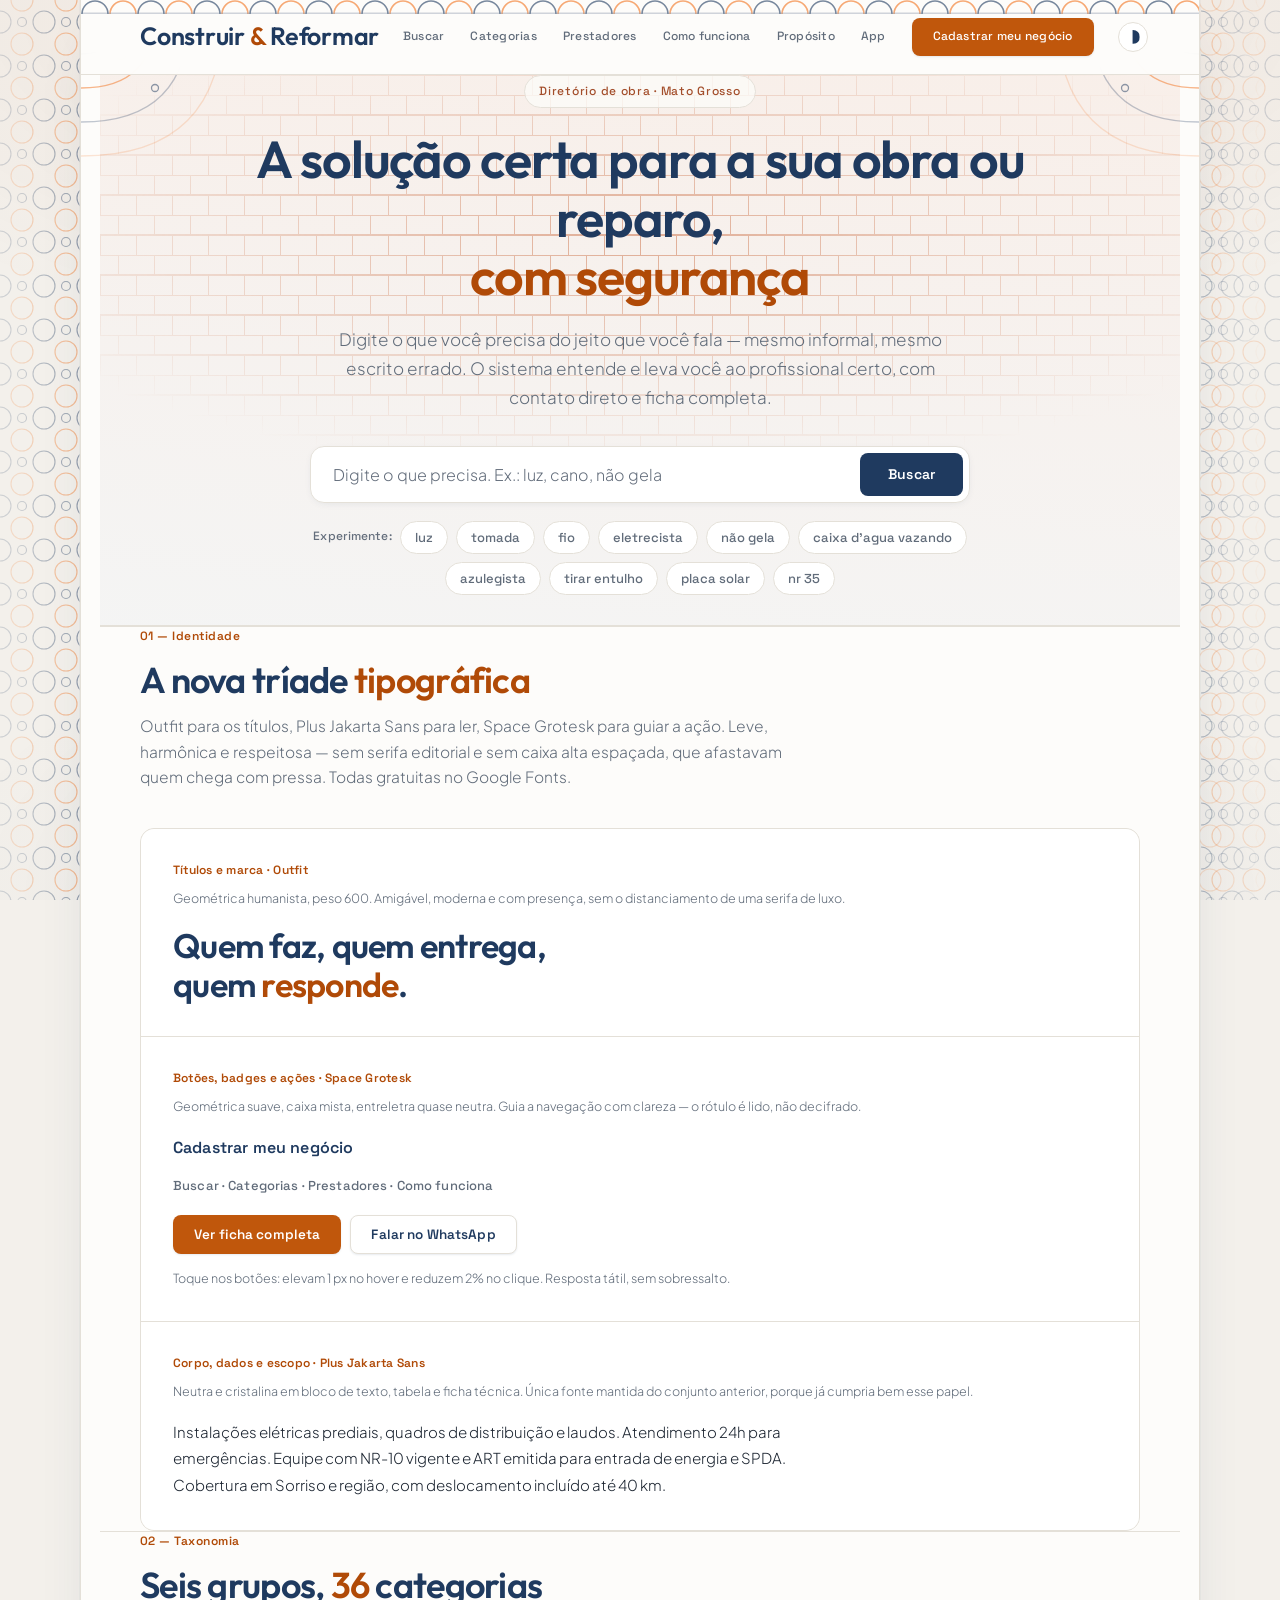
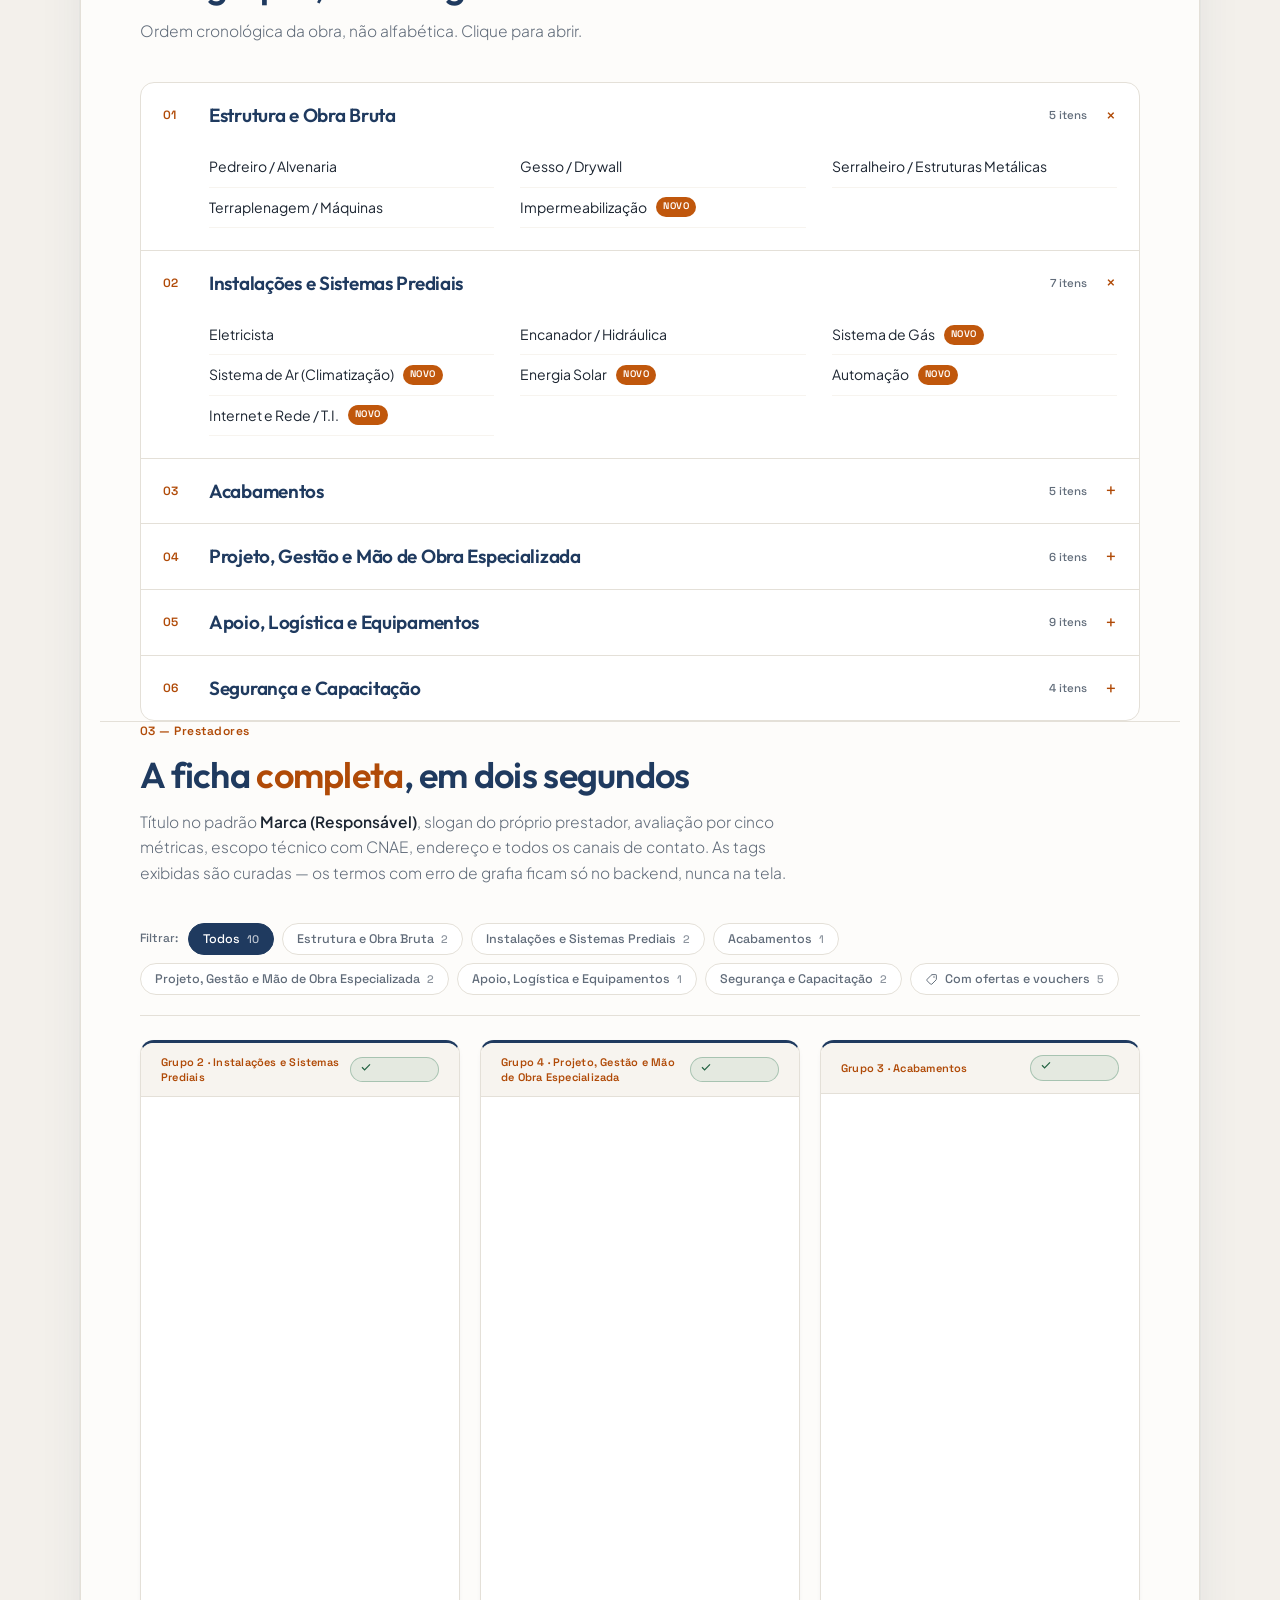
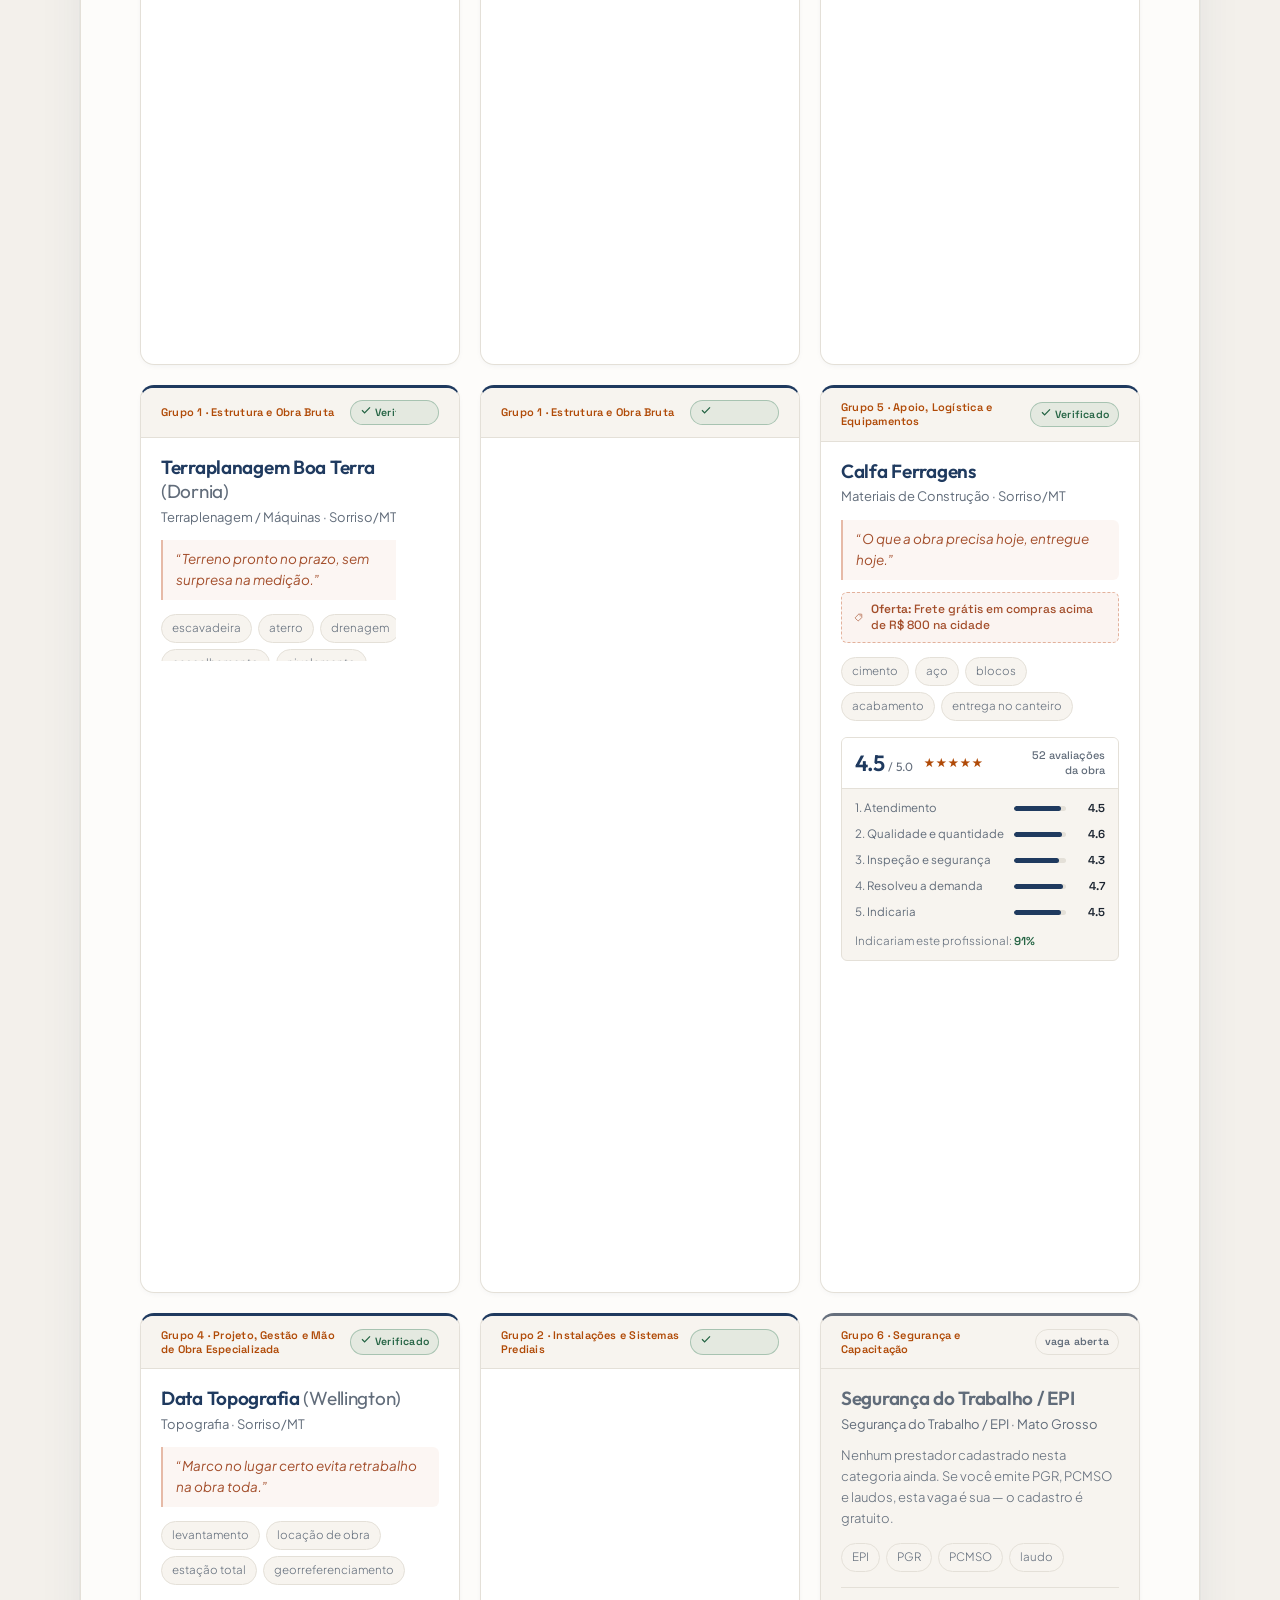
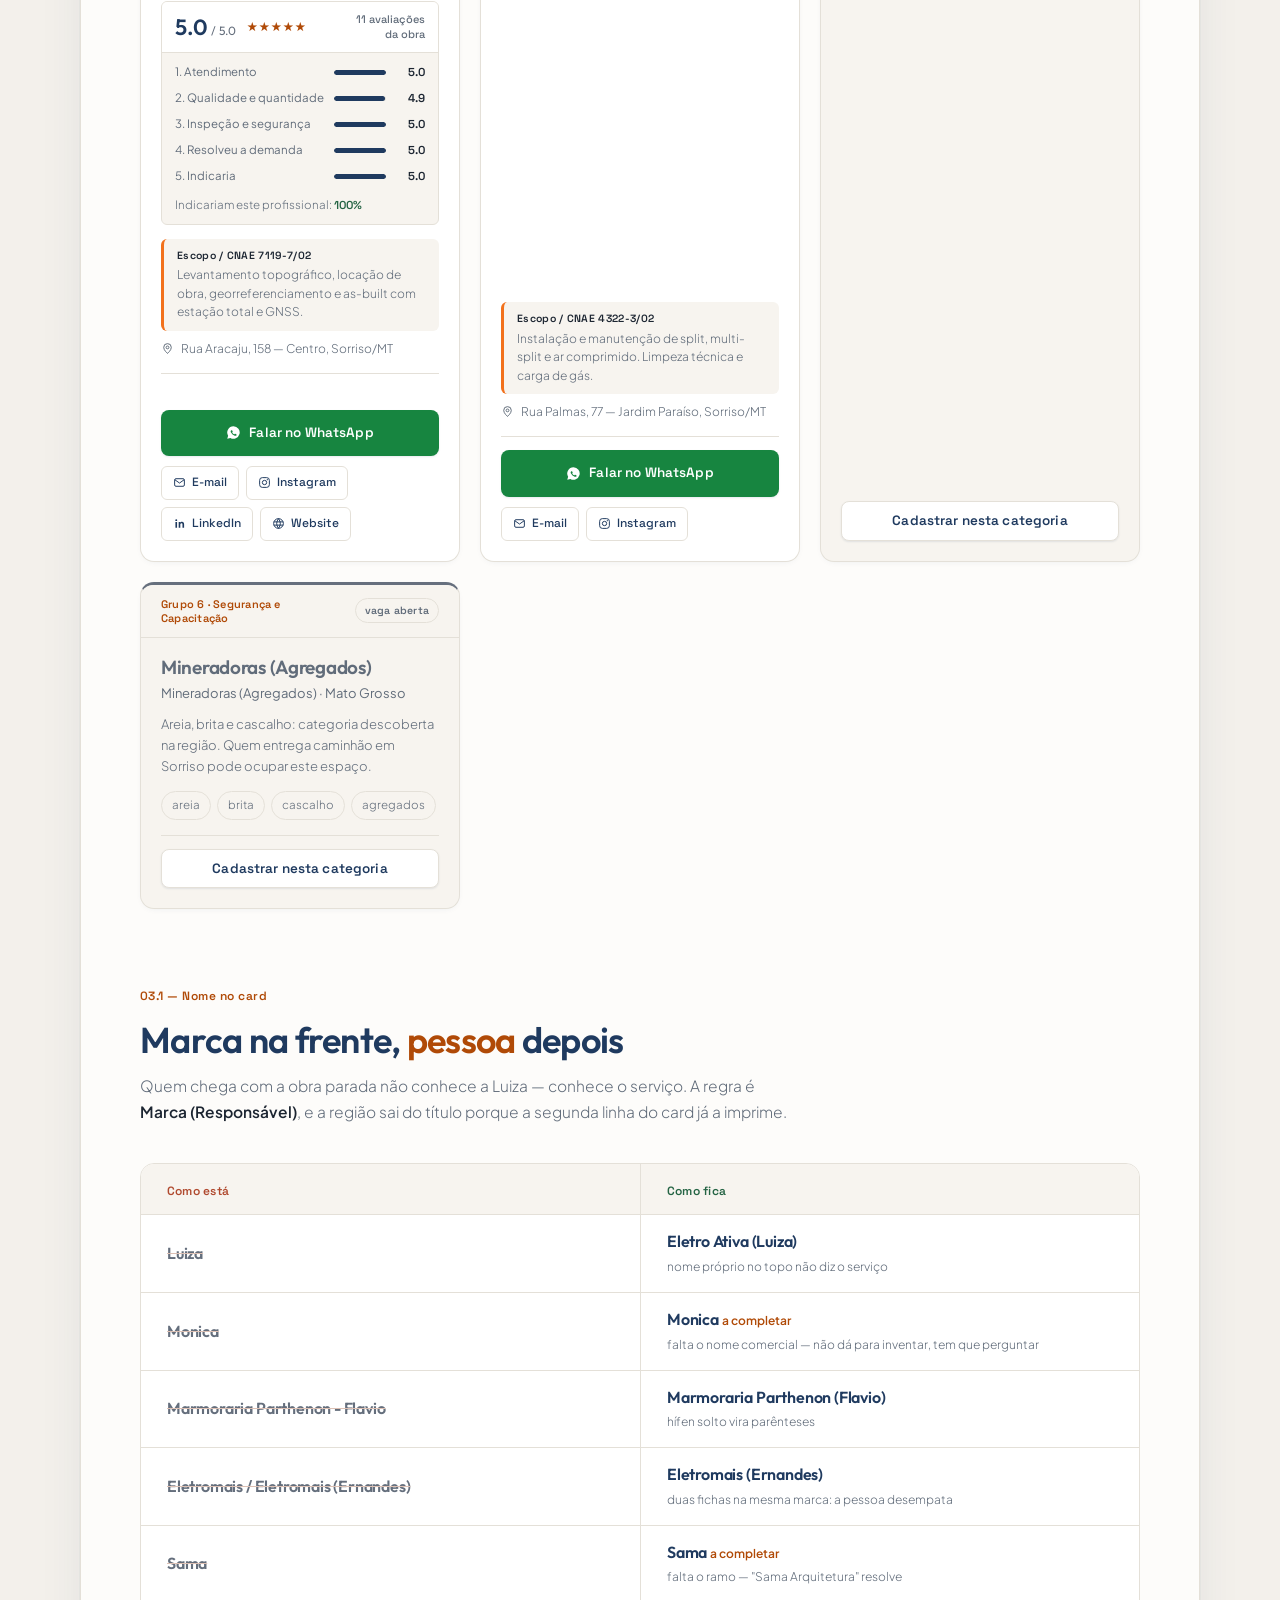
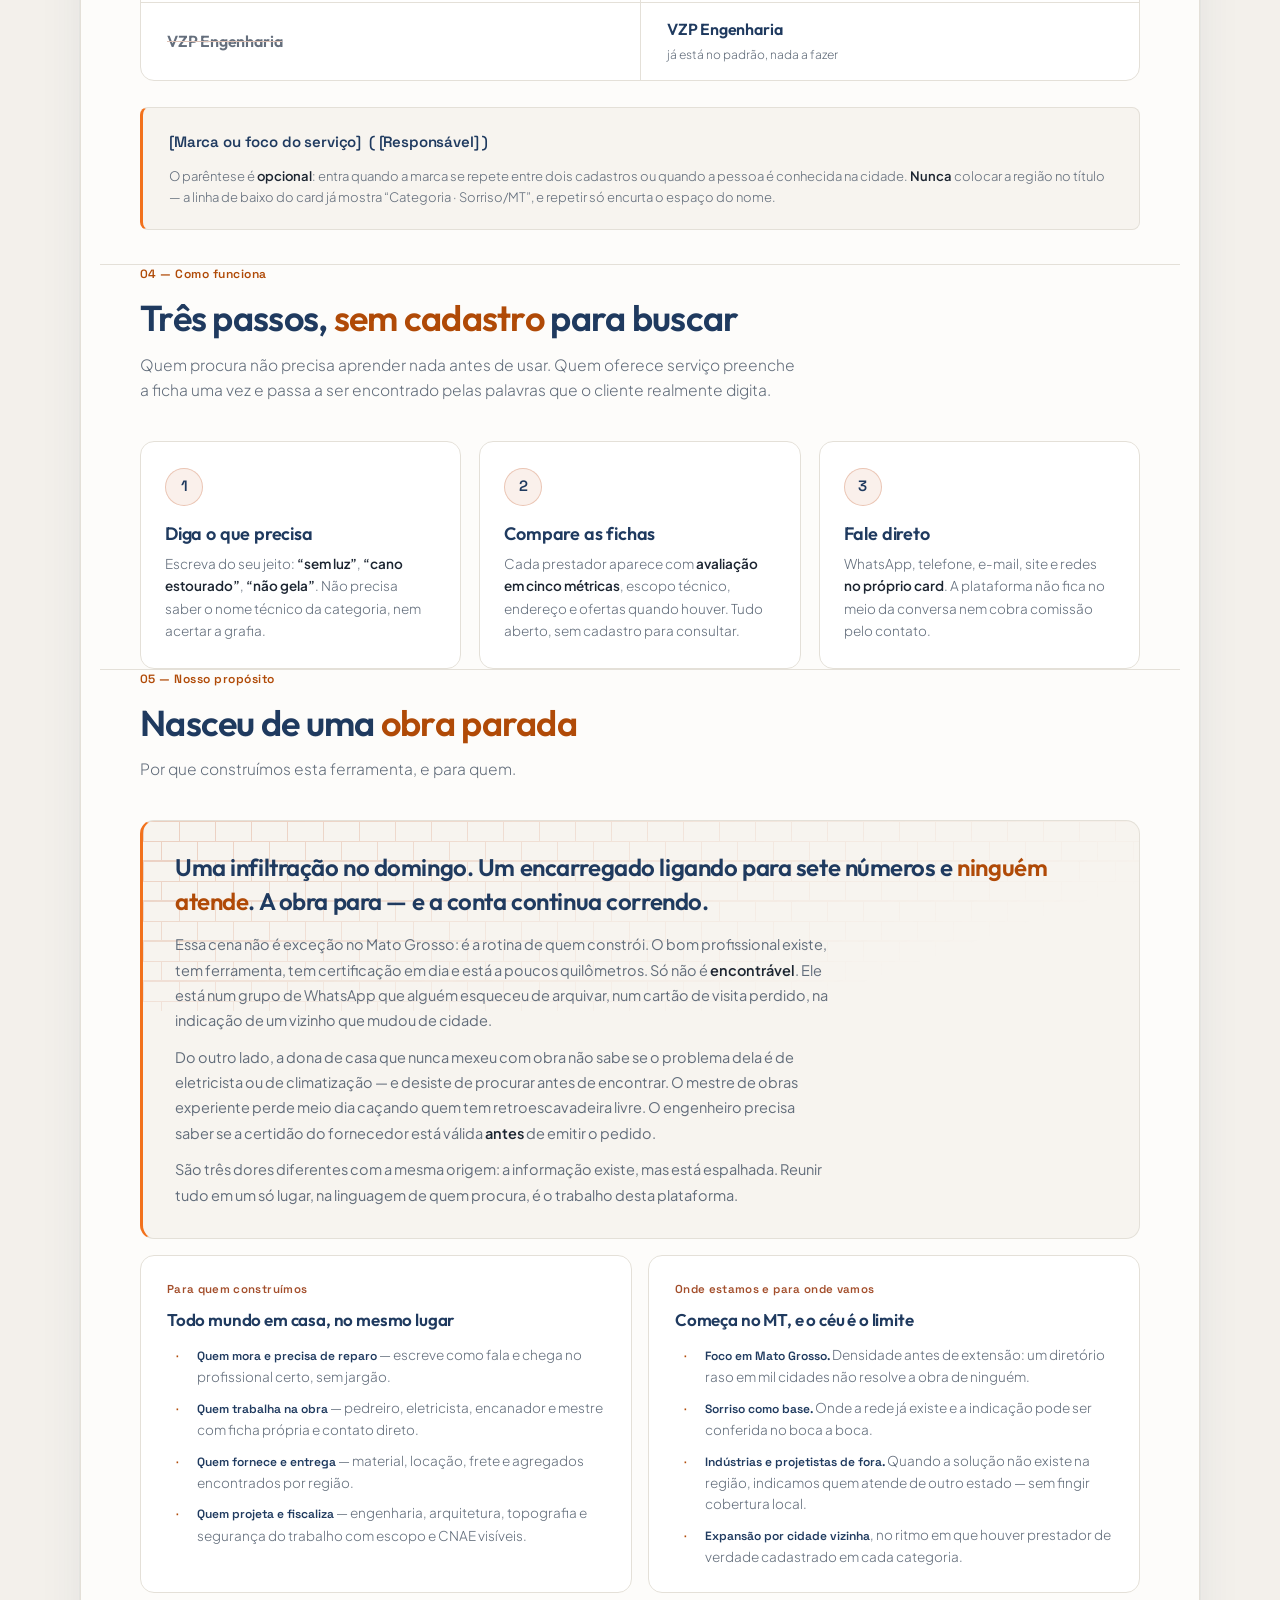
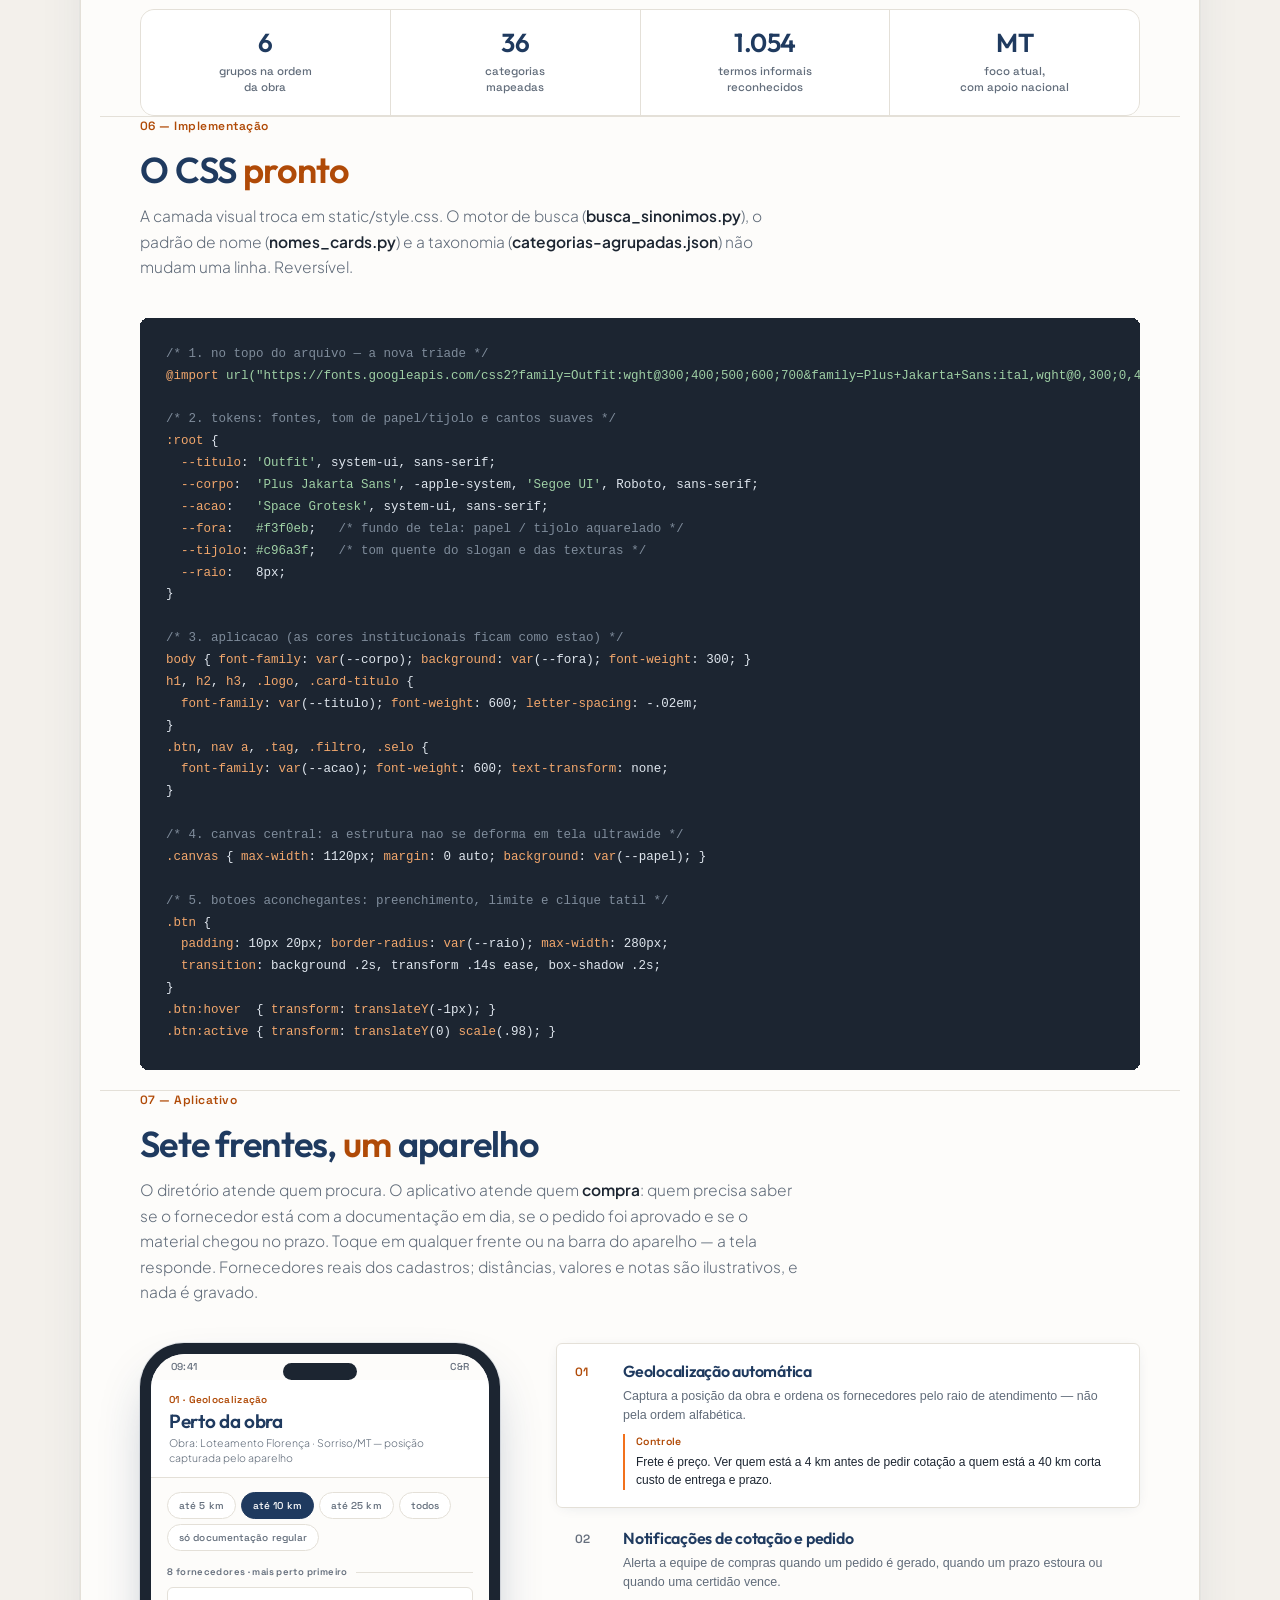
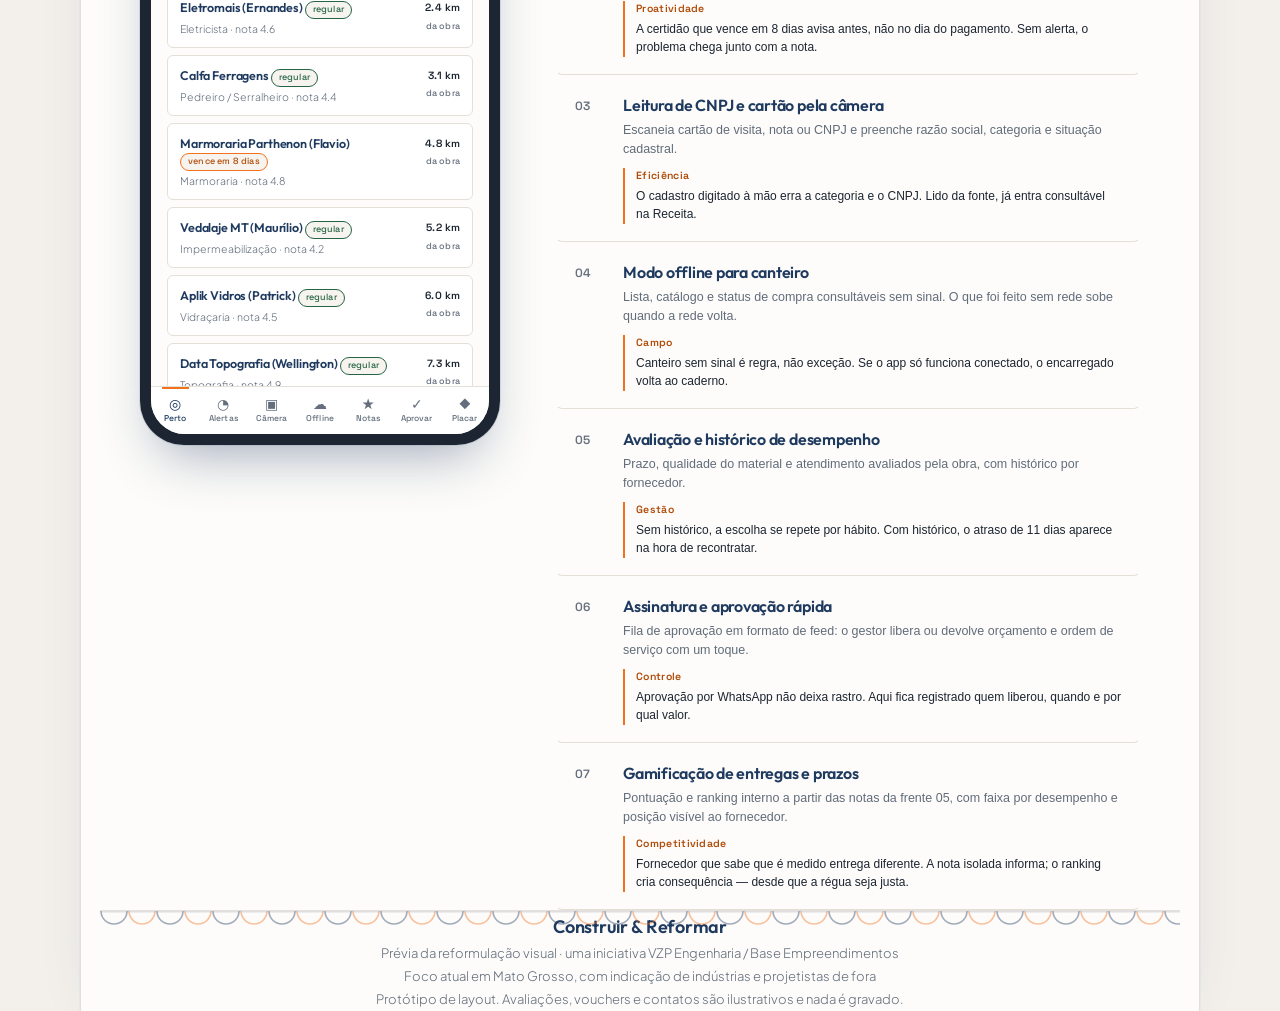
<file: index.html>
<!DOCTYPE html>
<html lang="pt-BR">
<head>
<meta charset="UTF-8">
<meta name="viewport" content="width=device-width, initial-scale=1.0">
<title>Construir &amp; Reformar — A solução certa para sua obra ou reparo</title>
<link rel="preconnect" href="https://fonts.googleapis.com">
<link rel="preconnect" href="https://fonts.gstatic.com" crossorigin>
<link href="https://fonts.googleapis.com/css2?family=Outfit:wght@300;400;500;600;700&family=Plus+Jakarta+Sans:ital,wght@0,300;0,400;0,500;0,600;0,700;1,300;1,400;1,500&family=Space+Grotesk:wght@400;500;600;700&display=swap" rel="stylesheet">
<script>
// antes de pintar: respeita o sistema, e a escolha manual tem prioridade.
// sessionStorage e nao localStorage — o protótipo nao guarda estado entre sessoes.
(function(){
  var g;try{g=sessionStorage.getItem('tema')}catch(e){}
  if(!g)g=matchMedia('(prefers-color-scheme: dark)').matches?'escuro':'claro';
  document.documentElement.setAttribute('data-tema',g);
})();
function tema(){
  var h=document.documentElement,
      n=h.getAttribute('data-tema')==='escuro'?'claro':'escuro';
  h.setAttribute('data-tema',n);
  try{sessionStorage.setItem('tema',n)}catch(e){}
}
</script>
<style>
  :root{
    --azul:#1f3a5f; --azul-h:#16293f; --sobre-azul:#ffffff;
    --laranja:#f2711c; --laranja-h:#d95f10;
    /* laranja de acao: mesma familia da marca, escurecido o suficiente para
       texto branco passar de 4.5:1 (WCAG AA) em botao preenchido */
    --laranja-btn:#c0570c; --laranja-btn-h:#a84606; --sobre-laranja:#ffffff;
    /* --laranja-txt: o mesmo laranja, mas na versao que sustenta leitura.
       O laranja da marca segue intacto em preenchimentos, bordas e texturas. */
    --laranja-txt:#b04a07;
    --tijolo-txt:#a34e2b;   /* tijolo legivel para texto (slogan) */
    --verde-w:#178540; --verde-w-h:#12702f; --sobre-verde:#ffffff;
    --tinta:#1c2531; --cinza:#616c7a; --fraco:#646e7c; --tenue:#666f7d;
    --linha:#e4e0d8;
    /* fundo de tela externo: papel / tijolo aquarelado (diretriz 2) */
    --fora:#f3f0eb; --fora-rgb:243,240,235;
    --papel:#fdfcfa; --papel-rgb:253,252,250;
    --papel2:#f7f4ef; --superficie:#ffffff;
    /* tom quente de tijolo, usado nas texturas e no slogan */
    --tijolo:#c96a3f; --tijolo-rgb:201,106,63;
    --ok:#256444; --alerta:#b04a2f; --risco:#dcc0b4;
    --sombra:31,58,95;
    /* bloco de codigo: cores proprias, senao fica ilegivel no escuro */
    --cod-fundo:#1c2531; --cod-txt:#dfe6ee; --cod-com:#7f8c9b;
    --cod-key:#f2a76c; --cod-str:#9fd0a5;
    /* triade tipografica (diretriz 3) */
    --titulo:'Outfit',system-ui,sans-serif;
    --corpo:'Plus Jakarta Sans',-apple-system,'Segoe UI',Roboto,sans-serif;
    --acao:'Space Grotesk',system-ui,sans-serif;
    /* apelidos: as regras antigas continuam validas, so mudam de fonte */
    --serif:var(--titulo);
    --display:var(--acao);
    /* cantos suaves e ritmo de sombra (diretriz 4) */
    --raio:8px; --raio-p:6px; --raio-g:14px;
  }
  /* modo noturno: so os tokens mudam. Nenhuma regra de layout e duplicada. */
  html[data-tema="escuro"]{
    --azul:#a8c4e6; --azul-h:#bed4ef; --sobre-azul:#0f1319;
    --laranja:#f2914e; --laranja-h:#f7a468;
    /* no escuro o preenchido clareia e o texto do botao vira tinta escura */
    --laranja-btn:#f2914e; --laranja-btn-h:#f7a468; --sobre-laranja:#1a0f06;
    /* no escuro o laranja claro ja tem contraste sobrando: texto = a propria marca */
    --laranja-txt:#f2914e;
    --tijolo-txt:#e2905f;
    --verde-w:#3fc06f; --verde-w-h:#5ccd86; --sobre-verde:#06210f;
    --tinta:#e7ecf2; --cinza:#98a3b2; --fraco:#8a95a3; --tenue:#7c8794;
    --linha:#2a3140;
    --fora:#0a0d12; --fora-rgb:10,13,18;
    --papel:#111620; --papel-rgb:17,22,32;
    --papel2:#171d28; --superficie:#161c26;
    --tijolo:#e2905f; --tijolo-rgb:226,144,95;
    --ok:#6cb98d; --alerta:#e08a6a; --risco:#7a5a4c;
    --sombra:0,0,0;
    --cod-fundo:#080b0f; --cod-txt:#cfd8e3; --cod-com:#6b7684;
    --cod-key:#f2a76c; --cod-str:#9fd0a5;
  }
  /* ---------- texturas: tijolo, cobogo e arabesco ----------
     Sao variaveis porque o modo escuro precisa das mesmas formas em outro tom.
     Nenhuma imagem externa: tudo SVG inline, sem requisicao de rede. */
  :root{
    --px-tijolo:url("data:image/svg+xml,%3Csvg xmlns='http://www.w3.org/2000/svg' width='72' height='40'%3E%3Cg fill='none' stroke='%23c96a3f' stroke-width='1'%3E%3Cpath d='M0 .5h72M0 20.5h72M0 39.5h72'/%3E%3Cpath d='M.5 0v20M36.5 0v20M18.5 20v20M54.5 20v20'/%3E%3C/g%3E%3C/svg%3E");
    --px-cobogo:url("data:image/svg+xml,%3Csvg xmlns='http://www.w3.org/2000/svg' width='44' height='44'%3E%3Cg fill='none' stroke-width='1.1'%3E%3Ccircle cx='0' cy='22' r='11' stroke='%231f3a5f'/%3E%3Ccircle cx='44' cy='22' r='11' stroke='%231f3a5f'/%3E%3Ccircle cx='22' cy='0' r='11' stroke='%23f2711c'/%3E%3Ccircle cx='22' cy='44' r='11' stroke='%23f2711c'/%3E%3Ccircle cx='22' cy='22' r='4.5' stroke='%231f3a5f'/%3E%3C/g%3E%3C/svg%3E");
    --px-banda:url("data:image/svg+xml,%3Csvg xmlns='http://www.w3.org/2000/svg' width='56' height='14'%3E%3Cg fill='none' stroke-width='1.6'%3E%3Cpath d='M1 14a13 13 0 0 1 26 0' stroke='%231f3a5f'/%3E%3Cpath d='M29 14a13 13 0 0 1 26 0' stroke='%23f2711c'/%3E%3Cpath d='M0 13.2h56' stroke='%231f3a5f' stroke-opacity='.35'/%3E%3C/g%3E%3C/svg%3E");
    --px-arabesco:url("data:image/svg+xml,%3Csvg xmlns='http://www.w3.org/2000/svg' width='150' height='150'%3E%3Cg fill='none' stroke-width='1.3'%3E%3Cpath d='M0 40q40 0 40-40' stroke='%231f3a5f'/%3E%3Cpath d='M0 74q74 0 74-74' stroke='%23f2711c'/%3E%3Cpath d='M0 108q108 0 108-108' stroke='%231f3a5f' stroke-opacity='.55'/%3E%3Cpath d='M0 142q142 0 142-142' stroke='%23f2711c' stroke-opacity='.35'/%3E%3Ccircle cx='40' cy='40' r='5.5' stroke='%23f2711c'/%3E%3Ccircle cx='74' cy='74' r='3.5' stroke='%231f3a5f'/%3E%3C/g%3E%3C/svg%3E");
    --tx-tijolo:.5; --tx-cobogo:.32; --tx-banda:.6; --tx-arabesco:.5;
  }
  html[data-tema="escuro"]{
    --px-tijolo:url("data:image/svg+xml,%3Csvg xmlns='http://www.w3.org/2000/svg' width='72' height='40'%3E%3Cg fill='none' stroke='%23e2905f' stroke-width='1'%3E%3Cpath d='M0 .5h72M0 20.5h72M0 39.5h72'/%3E%3Cpath d='M.5 0v20M36.5 0v20M18.5 20v20M54.5 20v20'/%3E%3C/g%3E%3C/svg%3E");
    --px-cobogo:url("data:image/svg+xml,%3Csvg xmlns='http://www.w3.org/2000/svg' width='44' height='44'%3E%3Cg fill='none' stroke-width='1.1'%3E%3Ccircle cx='0' cy='22' r='11' stroke='%23a8c4e6'/%3E%3Ccircle cx='44' cy='22' r='11' stroke='%23a8c4e6'/%3E%3Ccircle cx='22' cy='0' r='11' stroke='%23f2914e'/%3E%3Ccircle cx='22' cy='44' r='11' stroke='%23f2914e'/%3E%3Ccircle cx='22' cy='22' r='4.5' stroke='%23a8c4e6'/%3E%3C/g%3E%3C/svg%3E");
    --px-banda:url("data:image/svg+xml,%3Csvg xmlns='http://www.w3.org/2000/svg' width='56' height='14'%3E%3Cg fill='none' stroke-width='1.6'%3E%3Cpath d='M1 14a13 13 0 0 1 26 0' stroke='%23a8c4e6'/%3E%3Cpath d='M29 14a13 13 0 0 1 26 0' stroke='%23f2914e'/%3E%3Cpath d='M0 13.2h56' stroke='%23a8c4e6' stroke-opacity='.35'/%3E%3C/g%3E%3C/svg%3E");
    --px-arabesco:url("data:image/svg+xml,%3Csvg xmlns='http://www.w3.org/2000/svg' width='150' height='150'%3E%3Cg fill='none' stroke-width='1.3'%3E%3Cpath d='M0 40q40 0 40-40' stroke='%23a8c4e6'/%3E%3Cpath d='M0 74q74 0 74-74' stroke='%23f2914e'/%3E%3Cpath d='M0 108q108 0 108-108' stroke='%23a8c4e6' stroke-opacity='.55'/%3E%3Cpath d='M0 142q142 0 142-142' stroke='%23f2914e' stroke-opacity='.35'/%3E%3Ccircle cx='40' cy='40' r='5.5' stroke='%23f2914e'/%3E%3Ccircle cx='74' cy='74' r='3.5' stroke='%23a8c4e6'/%3E%3C/g%3E%3C/svg%3E");
    --tx-tijolo:.34; --tx-cobogo:.22; --tx-banda:.5; --tx-arabesco:.38;
  }

  html{color-scheme:light}
  html[data-tema="escuro"]{color-scheme:dark}
  *{box-sizing:border-box;margin:0;padding:0}
  html{scroll-behavior:smooth}
  /* fundo de tela externo: papel/tijolo aquarelado por baixo de toda a pagina.
     A dimensao lateral sobrante e preenchida por ele, e nao pelo conteudo — assim
     a estrutura das informacoes nao muda de proporcao em tela ultrawide. */
  body{font-family:var(--corpo);background:var(--fora);color:var(--tinta);
    font-size:16px;line-height:1.65;-webkit-font-smoothing:antialiased;font-weight:300}
  body::before{content:"";position:fixed;inset:0;z-index:0;pointer-events:none;
    background-image:var(--px-cobogo);background-size:44px 44px;
    opacity:calc(var(--tx-cobogo) * .55)}
  body::after{content:"";position:fixed;inset:0;z-index:0;pointer-events:none;
    background:radial-gradient(120% 70% at 50% 0%,rgba(var(--tijolo-rgb),.10),transparent 60%),
      radial-gradient(90% 60% at 50% 100%,rgba(var(--sombra),.07),transparent 62%)}

  /* ---------- canvas central: 1120px, proporcao fixa ---------- */
  .canvas{position:relative;z-index:1;max-width:1120px;margin:0 auto;
    background:var(--papel);border-left:1px solid var(--linha);
    border-right:1px solid var(--linha);
    box-shadow:0 0 0 1px rgba(var(--sombra),.03),0 18px 60px -30px rgba(var(--sombra),.22)}
  /* moldura de azulejo no topo: a banda de arabescos azul e laranja */
  .canvas::before{content:"";position:absolute;top:0;left:0;right:0;height:14px;
    background-image:var(--px-banda);background-size:56px 14px;background-repeat:repeat-x;
    opacity:var(--tx-banda);z-index:60;pointer-events:none}
  /* arabescos nas extremidades superiores, sutis */
  .arab{position:absolute;top:14px;width:150px;height:150px;z-index:2;
    pointer-events:none;background-image:var(--px-arabesco);
    background-repeat:no-repeat;opacity:var(--tx-arabesco)}
  .arab.e{left:0}
  .arab.d{right:0;transform:scaleX(-1)}
  /* faixas de cobogo nas laterais externas do canvas, como grade de protecao */
  .grade{position:fixed;top:0;bottom:0;width:clamp(0px,calc((100vw - 1122px) / 2),120px);
    z-index:1;pointer-events:none;background-image:var(--px-cobogo);
    background-size:44px 44px;opacity:var(--tx-cobogo)}
  .grade.e{left:0;mask-image:linear-gradient(to left,#000,transparent 78%)}
  .grade.d{right:0;mask-image:linear-gradient(to right,#000,transparent 78%)}
  @media(max-width:1160px){.grade{display:none}}

  .wrap{max-width:1080px;margin:0 auto;padding:0 40px}

  /* ---------- nav ---------- */
  nav{position:sticky;top:0;z-index:50;background:rgba(var(--papel-rgb),.95);
    backdrop-filter:blur(12px);border-bottom:1px solid var(--linha)}
  .nav-in{max-width:1080px;margin:0 auto;padding:18px 40px;display:flex;
    align-items:center;justify-content:space-between;gap:24px}
  .logo{font-family:var(--titulo);font-size:25px;font-weight:600;color:var(--azul);
    letter-spacing:-.01em;line-height:1;white-space:nowrap;flex:none}
  .logo em{font-style:normal;color:var(--laranja-txt)}
  .navlinks{display:flex;gap:26px;align-items:center;margin-left:auto}
  .navlinks a{font-family:var(--acao);font-size:12px;font-weight:500;
    letter-spacing:.02em;color:var(--cinza);white-space:nowrap;
    text-decoration:none;transition:color .2s}
  .navlinks a:hover{color:var(--laranja-txt)}

  /* ---------- botoes: aconchegantes, preenchidos, limite visual (diretriz 4) ----------
     Padding confortavel, cantos de 8px, hover que eleva 1px e clique que reduz 2%.
     Nada de caixa-alta agressiva nem entreletra larga: o texto e lido, nao decifrado. */
  .btn{font-family:var(--acao);font-size:13.5px;font-weight:600;letter-spacing:.01em;
    background:var(--laranja-btn);color:var(--sobre-laranja);border:1px solid transparent;
    padding:10px 20px;border-radius:var(--raio);cursor:pointer;text-decoration:none;
    display:inline-flex;align-items:center;justify-content:center;gap:7px;
    max-width:280px;line-height:1.3;
    box-shadow:0 1px 2px rgba(var(--sombra),.10);
    transition:background .2s,transform .14s ease,box-shadow .2s}
  /* .navlinks a vence .btn na cor por especificidade: reafirmar aqui */
  .navlinks a.btn{color:var(--sobre-laranja);white-space:nowrap;flex:none}
  .btn:hover,.navlinks a.btn:hover{background:var(--laranja-btn-h);color:var(--sobre-laranja);
    transform:translateY(-1px);box-shadow:0 5px 14px -4px rgba(var(--tijolo-rgb),.45)}
  .btn:active,.navlinks a.btn:active{transform:translateY(0) scale(.98);
    box-shadow:0 1px 2px rgba(var(--sombra),.12)}
  .btn:focus-visible{outline:2px solid var(--azul);outline-offset:2px}
  /* variante secundaria: contorno azul, mesmo comportamento */
  .btn.sec{background:var(--superficie);color:var(--azul);border-color:var(--linha)}
  .btn.sec:hover{background:var(--papel2);color:var(--azul);border-color:var(--azul);
    box-shadow:0 5px 14px -4px rgba(var(--sombra),.20)}
  /* alternador de tema: um circulo que se enche. Sem icone, sem emoji. */
  .tema{width:30px;height:30px;border-radius:50%;border:1px solid var(--linha);
    background:var(--superficie);cursor:pointer;padding:0;position:relative;
    transition:border-color .2s,background .2s;flex:0 0 auto}
  .tema:hover{border-color:var(--azul)}
  .tema::after{content:"";position:absolute;inset:7px;border-radius:50%;
    background:var(--azul);transition:clip-path .3s ease,background .2s;
    clip-path:inset(0 0 0 50%)}
  html[data-tema="escuro"] .tema::after{clip-path:inset(0 50% 0 0)}
  /* faixa intermediaria: aproxima os links para nada transbordar o canvas */
  @media(max-width:1080px){
    .nav-in{padding:18px 24px;gap:14px}
    .navlinks{gap:16px}
    .navlinks a.btn{padding:10px 14px}
  }
  /* "Buscar" e redundante (o campo esta no hero) e "App" cede lugar ao CTA */
  @media(max-width:960px){
    .navlinks a[href="#busca"]:not(.btn),.navlinks a[href="#app"]{display:none}
  }
  @media(max-width:900px){
    .navlinks a[href="#proposito"]{display:none}
  }
  @media(max-width:820px){.navlinks{display:none}}

  /* ---------- hero: fundo de tijolo natural em aquarela ---------- */
  header{padding:76px 0 66px;text-align:center;position:relative;
    border-bottom:1px solid var(--linha)}
  header::before{content:"";position:absolute;inset:0;z-index:-1;
    background-image:var(--px-tijolo);background-size:72px 40px;
    opacity:var(--tx-tijolo);
    mask-image:radial-gradient(78% 52% at 50% 30%,#000,rgba(0,0,0,.28) 62%,transparent 82%)}
  header::after{content:"";position:absolute;inset:0;z-index:-2;
    background:linear-gradient(185deg,rgba(var(--tijolo-rgb),.09) 0%,
      rgba(var(--sombra),.04) 100%)}
  header>*{position:relative}
  .eyebrow{font-family:var(--acao);font-size:12px;font-weight:500;
    letter-spacing:.06em;color:var(--tijolo-txt);margin-bottom:22px;
    display:inline-flex;align-items:center;gap:9px;
    background:rgba(var(--papel-rgb),.72);border:1px solid var(--linha);
    padding:6px 14px;border-radius:999px}
  h1{font-family:var(--titulo);font-weight:600;font-size:clamp(33px,4.6vw,52px);
    line-height:1.12;letter-spacing:-.022em;color:var(--azul);margin-bottom:20px;
    max-width:820px;margin-inline:auto}
  h1 em{font-style:normal;color:var(--laranja-txt)}
  .lede{font-size:17px;font-weight:300;color:var(--cinza);max-width:620px;
    margin:0 auto 34px;line-height:1.7}

  /* ---------- busca ---------- */
  .searchbox{max-width:660px;margin:0 auto}
  .sfield{display:flex;gap:0;border:1.5px solid var(--linha);background:var(--superficie);
    border-radius:var(--raio-g);overflow:hidden;
    box-shadow:0 2px 10px -4px rgba(var(--sombra),.14);transition:border-color .2s,box-shadow .2s}
  .sfield:focus-within{border-color:var(--azul);box-shadow:0 8px 26px -10px rgba(var(--sombra),.28)}
  #q{flex:1;border:none;outline:none;padding:17px 22px;font-family:var(--corpo);
    font-size:16px;font-weight:400;color:var(--tinta);background:transparent}
  #q::placeholder{color:var(--fraco);font-weight:300}
  .sbtn{font-family:var(--acao);font-size:14px;font-weight:600;letter-spacing:.01em;
    background:var(--azul);color:var(--sobre-azul);border:none;padding:0 28px;margin:6px;
    border-radius:var(--raio);cursor:pointer;white-space:nowrap;flex-shrink:0;
    transition:background .2s,transform .14s ease}
  .sbtn:hover{background:var(--azul-h)}
  .sbtn:active{transform:scale(.98)}
  @media(max-width:560px){
    .sfield{flex-direction:column}
    #q{padding:17px 18px;text-align:center}
    .sbtn{padding:16px 20px;width:100%;border-top:1px solid var(--linha)}
    .wrap{padding:0 20px}
    .nav-in{padding:16px 20px}
    header{padding:56px 0 64px}
    section{padding:60px 0}
    .glist{padding:0 20px 20px;grid-template-columns:1fr}
    .tri-row{padding:26px 22px}
    .demo-serif{font-size:32px}
    /* no celular a textura fica so atras do titulo, para o texto respirar */
    header::before{mask-image:radial-gradient(120% 30% at 50% 16%,#000,transparent 78%)}
  }
  .hint{margin-top:18px;font-size:13px;color:var(--cinza);display:flex;
    flex-wrap:wrap;gap:8px;justify-content:center;align-items:center}
  .hint span{font-family:var(--acao);font-size:12px;font-weight:500;
    letter-spacing:.01em;color:var(--fraco)}
  .chip{font-family:var(--acao);font-size:13px;font-weight:500;background:var(--superficie);
    border:1px solid var(--linha);color:var(--cinza);padding:7px 14px;
    border-radius:999px;cursor:pointer;transition:all .18s ease}
  .chip:hover{background:var(--azul);color:#fff;border-color:var(--azul);
    transform:translateY(-1px)}
  .chip:active{transform:translateY(0) scale(.98)}

  /* ---------- resultados ---------- */
  #res{max-width:660px;margin:30px auto 0;text-align:left}
  #res:not(:empty){margin-bottom:20px;background:var(--superficie);
    border:1px solid var(--linha);border-radius:var(--raio-g);padding:8px 20px 14px;
    box-shadow:0 3px 14px -8px rgba(var(--sombra),.20)}
  .rhead{font-family:var(--acao);font-size:12px;font-weight:500;
    letter-spacing:.01em;color:var(--cinza);padding:12px 0;
    border-bottom:1px solid var(--linha);margin-bottom:4px}
  .hit{display:flex;align-items:baseline;gap:14px;padding:14px 2px;
    border-bottom:1px solid var(--linha);animation:up .3s ease both}
  .hit:last-child{border-bottom:none}
  @keyframes up{from{opacity:0;transform:translateY(5px)}to{opacity:1;transform:none}}
  .hit-n{font-family:var(--acao);font-size:12px;font-weight:600;color:var(--laranja-txt);
    min-width:24px}
  .hit-b{flex:1}
  .hit-cat{font-family:var(--titulo);font-size:16px;font-weight:600;color:var(--azul);
    letter-spacing:-.01em}
  .hit-g{font-size:12.5px;color:var(--cinza);margin-top:3px}
  .hit-via{font-size:11.5px;color:var(--fraco);margin-top:5px;font-style:italic}
  .hit-sc{font-family:var(--acao);font-size:11px;font-weight:600;color:var(--tenue)}
  .none{padding:22px 2px;color:var(--cinza);font-size:15px}
  .none b{font-family:var(--titulo);font-weight:600;color:var(--azul)}

  /* ---------- secoes ---------- */
  section{padding:72px 0;border-top:1px solid var(--linha);scroll-margin-top:78px}
  #busca{scroll-margin-top:100px}
  .shead{margin-bottom:38px}
  .snum{font-family:var(--acao);font-size:12px;font-weight:600;letter-spacing:.04em;
    color:var(--laranja-txt);margin-bottom:12px}
  h2{font-family:var(--titulo);font-weight:600;font-size:clamp(26px,3.2vw,36px);
    line-height:1.18;letter-spacing:-.02em;color:var(--azul);margin-bottom:12px}
  h2 em{font-style:normal;color:var(--laranja-txt)}
  h3{font-family:var(--titulo);font-weight:600;color:var(--azul);letter-spacing:-.01em}
  .sub{font-size:15.5px;color:var(--cinza);max-width:660px;font-weight:300}
  .sub b{font-weight:600;color:var(--tinta)}

  /* ---------- tipografia demo ---------- */
  .tri{display:grid;gap:1px;background:var(--linha);border:1px solid var(--linha);
    border-radius:var(--raio-g);overflow:hidden}
  .tri-row{background:var(--superficie);padding:32px}
  .tri-tag{font-family:var(--acao);font-size:12px;font-weight:600;
    letter-spacing:.02em;color:var(--laranja-txt);margin-bottom:7px}
  .tri-meta{font-size:12.5px;color:var(--cinza);margin-bottom:18px;font-weight:300}
  .demo-serif{font-family:var(--titulo);font-weight:600;font-size:34px;line-height:1.15;
    color:var(--azul);letter-spacing:-.022em}
  .demo-serif em{font-style:normal;color:var(--laranja-txt)}
  .demo-disp{font-family:var(--acao);font-weight:600;font-size:16px;
    letter-spacing:.01em;color:var(--azul)}
  .demo-body{font-family:var(--corpo);font-weight:300;font-size:15px;color:var(--tinta);
    max-width:620px;line-height:1.75}

  /* ---------- cards de prestador: solidos, com grade de protecao azul ----------
     Diretriz 5: titulo Marca (Responsavel), slogan, voucher opcional, avaliacao
     por 5 metricas, escopo/CNAE, endereco e todos os canais de contato. */
  .grid{display:grid;grid-template-columns:repeat(auto-fill,minmax(320px,1fr));gap:20px}
  .card{background:var(--superficie);border:1px solid var(--linha);
    border-top:3px solid var(--azul);padding:0;border-radius:var(--raio-g);
    display:flex;flex-direction:column;overflow:hidden;
    box-shadow:0 2px 10px -6px rgba(var(--sombra),.20);
    transition:transform .2s ease,box-shadow .2s ease,border-color .2s}
  .card:hover{transform:translateY(-2px);
    box-shadow:0 14px 32px -16px rgba(var(--sombra),.30)}
  .card-top{display:flex;align-items:center;justify-content:space-between;gap:10px;
    padding:12px 20px;background:var(--papel2);border-bottom:1px solid var(--linha)}
  .card-g{font-family:var(--acao);font-size:11px;font-weight:600;letter-spacing:.02em;
    color:var(--laranja-txt);line-height:1.3}
  .selo{font-family:var(--acao);font-size:10.5px;font-weight:600;letter-spacing:.02em;
    color:var(--ok);background:rgba(47,125,85,.09);border:1px solid rgba(47,125,85,.34);
    padding:3px 9px;border-radius:999px;white-space:nowrap;flex:0 0 auto}
  .card-body{padding:18px 20px 20px;display:flex;flex-direction:column;flex:1}
  .card-t{font-family:var(--titulo);font-size:19px;font-weight:600;color:var(--azul);
    margin-bottom:3px;letter-spacing:-.015em;line-height:1.25}
  .card-t span{color:var(--cinza);font-weight:400}
  .card-s{font-size:13px;color:var(--cinza);font-weight:400}
  /* slogan pessoal do prestador (2o apontamento) */
  .card-slogan{font-size:13.5px;font-style:italic;font-weight:400;color:var(--tijolo-txt);
    line-height:1.55;margin:12px 0 0;padding:9px 13px;
    background:rgba(var(--tijolo-rgb),.06);border-left:2px solid rgba(var(--tijolo-rgb),.42);
    border-radius:0 var(--raio-p) var(--raio-p) 0}
  /* voucher opcional e sutil (diretriz 7) */
  .card-voucher{display:flex;align-items:center;gap:8px;margin-top:12px;
    font-family:var(--acao);font-size:12px;font-weight:500;color:var(--tijolo-txt);
    background:rgba(var(--tijolo-rgb),.07);border:1px dashed rgba(var(--tijolo-rgb),.48);
    padding:8px 12px;border-radius:var(--raio-p);line-height:1.4}
  .card-voucher b{font-weight:600}
  .tags{display:flex;flex-wrap:wrap;gap:6px;margin-top:14px}
  .tag{font-family:var(--corpo);font-size:11.5px;background:var(--papel2);color:var(--cinza);
    padding:4px 10px;border-radius:999px;border:1px solid var(--linha)}

  /* avaliacao humanizada: media + 5 metricas (diretriz 6) */
  .aval{margin-top:16px;border:1px solid var(--linha);border-radius:var(--raio-p);
    background:var(--papel2);overflow:hidden}
  .aval-top{display:flex;align-items:center;gap:11px;padding:10px 13px;
    border-bottom:1px solid var(--linha);background:var(--superficie)}
  .aval-media{font-family:var(--titulo);font-size:22px;font-weight:600;color:var(--azul);
    line-height:1}
  .aval-media em{font-style:normal;font-size:12px;font-weight:400;color:var(--fraco)}
  .aval-est{font-size:12px;color:var(--laranja-txt);letter-spacing:.08em;line-height:1}
  .aval-n{font-family:var(--acao);font-size:11px;font-weight:500;color:var(--cinza);
    margin-left:auto;text-align:right;line-height:1.35}
  .aval-lista{padding:10px 13px 11px;display:grid;gap:7px}
  .aval-l{display:grid;grid-template-columns:1fr 52px 30px;align-items:center;gap:9px}
  .aval-rot{font-size:11.5px;color:var(--cinza);font-weight:400;line-height:1.3}
  .aval-bar{height:5px;border-radius:3px;background:var(--linha);overflow:hidden}
  .aval-bar i{display:block;height:100%;border-radius:3px;background:var(--azul);
    transition:width .5s ease}
  .aval-v{font-family:var(--acao);font-size:11.5px;font-weight:600;color:var(--tinta);
    text-align:right}
  .aval-ind{padding:0 13px 11px;font-size:11.5px;color:var(--cinza);line-height:1.4}
  .aval-ind b{font-family:var(--acao);font-weight:600;color:var(--ok)}

  /* escopo tecnico / CNAE e endereco */
  .card-espec{font-size:12px;color:var(--cinza);margin-top:14px;line-height:1.55;
    background:var(--papel2);padding:9px 13px;border-radius:var(--raio-p);
    border-left:3px solid var(--laranja)}
  .card-espec b{font-family:var(--acao);font-size:10.5px;font-weight:600;
    letter-spacing:.03em;color:var(--tinta);display:block;margin-bottom:2px}
  .card-end{font-size:12px;color:var(--cinza);margin-top:9px;line-height:1.5;
    display:flex;gap:7px;align-items:flex-start}
  .card-end svg{flex:0 0 auto;margin-top:2px}

  /* contatos: whatsapp em destaque, presenca digital em linha */
  .linha-azul{border:none;border-top:1px solid var(--linha);margin:15px 0 13px}
  .card-contatos{display:flex;flex-direction:column;gap:10px;margin-top:auto}
  .btn-whats{font-family:var(--acao);font-size:13.5px;font-weight:600;letter-spacing:.01em;
    display:inline-flex;align-items:center;justify-content:center;gap:8px;
    background:var(--verde-w);color:var(--sobre-verde);padding:11px 18px;border-radius:var(--raio);
    text-decoration:none;border:1px solid transparent;
    box-shadow:0 1px 2px rgba(var(--sombra),.10);
    transition:background .2s,transform .14s ease,box-shadow .2s}
  .btn-whats:hover{background:var(--verde-w-h);color:var(--sobre-verde);transform:translateY(-1px);
    box-shadow:0 5px 14px -4px rgba(31,170,84,.42)}
  .btn-whats:active{transform:translateY(0) scale(.98);
    box-shadow:0 1px 2px rgba(var(--sombra),.12)}
  .redes{display:flex;gap:7px;flex-wrap:wrap}
  .rede{font-family:var(--acao);font-size:12px;font-weight:500;color:var(--azul);
    text-decoration:none;border:1px solid var(--linha);background:var(--superficie);
    padding:6px 11px;border-radius:var(--raio-p);display:inline-flex;align-items:center;
    gap:6px;transition:all .18s ease}
  .rede:hover{border-color:var(--azul);background:var(--papel2);transform:translateY(-1px)}
  .rede:active{transform:translateY(0) scale(.98)}
  .rede svg{flex:0 0 auto}
  /* card de vaga aberta: mesma moldura, tom de convite */
  .card.vaga{border-top-color:var(--tenue);background:var(--papel2)}
  .card.vaga .card-t{color:var(--cinza)}
  .vaga-txt{font-size:13px;color:var(--cinza);line-height:1.6;margin-top:10px;font-weight:300}

  /* ---------- antes / depois do nome ---------- */
  /* grid unico: cada par ocupa a mesma linha, entao "como esta" e "como fica"
     ficam sempre alinhados mesmo com alturas de texto diferentes */
  .ab{display:grid;grid-template-columns:1fr 1fr;column-gap:0;
    border:1px solid var(--linha);background:var(--superficie);border-radius:var(--raio-g);
    overflow:hidden;margin-bottom:26px}
  .abh{font-family:var(--acao);font-size:12px;font-weight:600;
    letter-spacing:.02em;padding:18px 26px 13px;
    background:var(--papel2);border-bottom:1px solid var(--linha)}
  .abh.ruim{color:var(--alerta)}
  .abh.bom{color:var(--ok);border-left:1px solid var(--linha)}
  .abc{padding:16px 26px;border-bottom:1px solid var(--linha);
    display:flex;flex-direction:column;justify-content:center}
  .abc.dir{border-left:1px solid var(--linha)}
  .ab>.abc:nth-last-child(1),.ab>.abc:nth-last-child(2){border-bottom:none}
  .abt{font-family:var(--titulo);font-size:16px;font-weight:600;
    color:var(--azul);letter-spacing:-.012em;line-height:1.35}
  .abc.esq .abt{color:var(--fraco);text-decoration:line-through;
    text-decoration-color:var(--risco);text-decoration-thickness:1px}
  .falta{font-family:var(--corpo);font-size:12px;font-weight:600;
    color:var(--laranja-txt);letter-spacing:0;text-transform:none}
  .abm{font-size:12px;color:var(--cinza);margin-top:5px;font-weight:300;line-height:1.5}
  @media(max-width:720px){
    .ab{grid-template-columns:1fr}
    .abh.bom,.abc.dir{border-left:none}
    .abc.esq{padding-bottom:6px;border-bottom:none}
    .abc.dir{padding-top:6px}
  }
  .regra{background:var(--papel2);border:1px solid var(--linha);
    border-left:3px solid var(--laranja);padding:22px 26px;border-radius:var(--raio);
    margin-bottom:34px}
  .regra-f{font-family:var(--acao);font-size:15px;font-weight:600;
    color:var(--azul);margin-bottom:11px;letter-spacing:-.01em}
  .regra-p{font-size:13px;color:var(--cinza);font-weight:300;line-height:1.6;margin:0}
  .regra-p b{color:var(--tinta);font-weight:600}

  /* ---------- grupos ---------- */
  .gwrap{border:1px solid var(--linha);border-radius:var(--raio-g);overflow:hidden;
    background:var(--superficie)}
  .gitem{border-bottom:1px solid var(--linha)}
  .gitem:last-child{border-bottom:none}
  .gbtn{width:100%;background:none;border:none;padding:20px 22px;display:flex;
    align-items:center;gap:18px;cursor:pointer;text-align:left;font-family:inherit;
    transition:background .18s}
  .gbtn:hover{background:var(--papel2)}
  .gbtn:hover .gname{color:var(--laranja-txt)}
  .gbtn:active{transform:scale(.995)}
  .gn{font-family:var(--acao);font-size:12px;font-weight:600;color:var(--laranja-txt);
    letter-spacing:.02em;min-width:28px}
  .gname{flex:1;font-family:var(--titulo);font-size:19px;font-weight:600;color:var(--azul);
    letter-spacing:-.015em;transition:color .2s;line-height:1.3}
  .gcount{font-family:var(--acao);font-size:11.5px;font-weight:500;color:var(--cinza)}
  .gicon{font-family:var(--acao);font-size:19px;color:var(--laranja-txt);
    transition:transform .25s;font-weight:400;line-height:1}
  .gitem.open .gicon{transform:rotate(45deg)}
  .gbody{max-height:0;overflow:hidden;transition:max-height .35s ease}
  .gitem.open .gbody{max-height:1400px}
  .glist{padding:0 22px 22px 68px;display:grid;
    grid-template-columns:repeat(auto-fill,minmax(240px,1fr));gap:0 26px}
  .gcat{padding:8px 0;border-bottom:1px solid var(--papel2);font-size:14px;
    display:flex;align-items:center;gap:9px;font-weight:400;color:var(--tinta)}
  .novo{font-family:var(--acao);font-size:9.5px;font-weight:600;letter-spacing:.05em;
    background:var(--laranja-btn);color:var(--sobre-laranja);padding:2px 7px;border-radius:999px}

  /* ---------- filtros do diretorio (inclui o de ofertas, diretriz 7) ---------- */
  .fbar{display:flex;gap:8px;flex-wrap:wrap;align-items:center;margin-bottom:24px;
    padding-bottom:20px;border-bottom:1px solid var(--linha)}
  .fbar-rot{font-family:var(--acao);font-size:12px;font-weight:500;color:var(--cinza);
    margin-right:2px}
  .fb{font-family:var(--acao);font-size:12.5px;font-weight:500;color:var(--cinza);
    background:var(--superficie);border:1px solid var(--linha);padding:7px 14px;
    border-radius:999px;cursor:pointer;display:inline-flex;align-items:center;gap:7px;
    transition:all .18s ease}
  .fb:hover{border-color:var(--azul);color:var(--azul);transform:translateY(-1px)}
  .fb:active{transform:translateY(0) scale(.98)}
  .fb.on{background:var(--azul);border-color:var(--azul);color:var(--sobre-azul)}
  .fb.oferta.on{background:var(--laranja-btn);border-color:var(--laranja-btn);
    color:var(--sobre-laranja)}
  .fb-c{font-size:11px;opacity:.72}
  .fvazio{padding:40px 4px;text-align:center;color:var(--cinza);font-size:14px;
    font-weight:300;line-height:1.65}
  .fvazio b{display:block;font-family:var(--titulo);font-size:18px;font-weight:600;
    color:var(--azul);margin-bottom:6px}

  /* ---------- como funciona: 3 passos (diretriz 8) ---------- */
  .passos{display:grid;grid-template-columns:repeat(3,1fr);gap:18px}
  .passo{background:var(--superficie);border:1px solid var(--linha);
    border-radius:var(--raio-g);padding:26px 24px;position:relative;
    transition:transform .2s ease,box-shadow .2s ease}
  .passo:hover{transform:translateY(-2px);box-shadow:0 14px 30px -18px rgba(var(--sombra),.28)}
  .passo-n{width:38px;height:38px;border-radius:50%;display:flex;align-items:center;
    justify-content:center;font-family:var(--acao);font-size:15px;font-weight:600;
    color:var(--azul);background:rgba(var(--tijolo-rgb),.10);
    border:1px solid rgba(var(--tijolo-rgb),.32);margin-bottom:16px}
  .passo h3{font-size:18px;margin-bottom:8px;line-height:1.3}
  .passo p{font-size:13.5px;color:var(--cinza);line-height:1.65;font-weight:300}
  .passo p b{font-weight:600;color:var(--tinta)}
  @media(max-width:820px){.passos{grid-template-columns:1fr}}

  /* ---------- nosso proposito: storytelling ---------- */
  .prop{display:grid;gap:16px}
  .prop-hero{background:var(--papel2);border:1px solid var(--linha);
    border-left:3px solid var(--laranja);border-radius:var(--raio-g);
    padding:30px 32px;position:relative;overflow:hidden}
  .prop-hero::before{content:"";position:absolute;left:0;right:0;top:0;height:190px;
    background-image:var(--px-tijolo);background-size:72px 40px;
    opacity:calc(var(--tx-tijolo) * .55);
    mask-image:linear-gradient(160deg,#000,rgba(0,0,0,.35) 42%,transparent 78%)}
  .prop-hero>*{position:relative}
  .prop-q{font-family:var(--titulo);font-size:clamp(19px,2.2vw,24px);font-weight:600;
    color:var(--azul);line-height:1.4;letter-spacing:-.018em;margin-bottom:14px}
  .prop-q em{font-style:normal;color:var(--laranja-txt)}
  .prop-p{font-size:14.5px;color:var(--cinza);line-height:1.75;font-weight:400;
    max-width:660px}
  .prop-p+.prop-p{margin-top:11px}
  .prop-p b{font-weight:600;color:var(--tinta)}
  .prop-duo{display:grid;grid-template-columns:1fr 1fr;gap:16px}
  @media(max-width:820px){.prop-duo{grid-template-columns:1fr}}
  .prop-c{background:var(--superficie);border:1px solid var(--linha);
    border-radius:var(--raio-g);padding:24px 26px}
  .prop-rot{font-family:var(--acao);font-size:11.5px;font-weight:600;letter-spacing:.03em;
    color:var(--tijolo-txt);margin-bottom:10px}
  .prop-c h3{font-size:17px;margin-bottom:9px;line-height:1.3}
  .prop-l{display:grid;gap:9px;margin-top:13px}
  .prop-i{display:grid;grid-template-columns:20px 1fr;gap:10px;font-size:13.5px;
    color:var(--cinza);line-height:1.6;font-weight:300}
  .prop-i b{font-family:var(--acao);font-weight:600;color:var(--azul);font-size:12px}
  .prop-i i{font-style:normal;color:var(--laranja-txt);font-weight:600;text-align:center}
  /* faixa de numeros do MT */
  .prop-num{display:grid;grid-template-columns:repeat(4,1fr);gap:1px;
    background:var(--linha);border:1px solid var(--linha);border-radius:var(--raio-g);
    overflow:hidden}
  .prop-num div{background:var(--superficie);padding:20px 18px;text-align:center}
  .prop-num b{display:block;font-family:var(--titulo);font-size:26px;font-weight:600;
    color:var(--azul);line-height:1;letter-spacing:-.02em}
  .prop-num span{display:block;font-family:var(--acao);font-size:11.5px;font-weight:500;
    color:var(--cinza);margin-top:7px;line-height:1.4}
  @media(max-width:720px){.prop-num{grid-template-columns:1fr 1fr}}

  /* ---------- codigo ---------- */
  pre{background:var(--cod-fundo);color:var(--cod-txt);padding:26px;
    border-radius:var(--raio);overflow-x:auto;
    font-family:'SF Mono',Consolas,monospace;font-size:12.5px;line-height:1.75}
  pre .c{color:var(--cod-com)}.k{color:var(--cod-key)}.s{color:var(--cod-str)}

  /* ================= 05 — aplicativo ================= */
  .ap{display:grid;grid-template-columns:360px 1fr;gap:56px;align-items:start}
  .ap-col{position:sticky;top:96px}

  /* aparelho */
  .fone{width:360px;background:var(--tinta);border-radius:44px;padding:11px;
    box-shadow:0 26px 54px -18px rgba(var(--sombra),.42),0 0 0 1px rgba(var(--sombra),.10)}
  html[data-tema="escuro"] .fone{background:#000;box-shadow:0 26px 54px -18px #000,0 0 0 1px var(--linha)}
  .tela{background:var(--papel);border-radius:34px;overflow:hidden;position:relative;
    height:680px;display:flex;flex-direction:column}
  .status{height:26px;flex:0 0 auto;display:flex;align-items:center;justify-content:space-between;
    padding:0 20px;font-family:var(--acao);font-size:10px;font-weight:500;
    letter-spacing:.02em;color:var(--fraco);background:var(--papel)}
  .pilula{position:absolute;top:9px;left:50%;transform:translateX(-50%);
    width:74px;height:17px;border-radius:9px;background:var(--tinta);z-index:6}
  html[data-tema="escuro"] .pilula{background:#000}

  /* topo do app */
  .apbar{flex:0 0 auto;padding:12px 18px 11px;border-bottom:1px solid var(--linha);
    background:var(--superficie)}
  .apbar-k{font-family:var(--acao);font-size:10px;font-weight:600;letter-spacing:.03em;
    color:var(--laranja-txt)}
  .apbar-t{font-family:var(--titulo);font-size:19px;font-weight:600;color:var(--azul);
    line-height:1.2;margin-top:2px;letter-spacing:-.018em}
  .apbar-s{font-size:10.5px;color:var(--cinza);margin-top:3px;line-height:1.4;font-weight:300}

  /* corpo rolavel */
  .apbody{flex:1 1 auto;overflow-y:auto;padding:14px 16px 16px;scrollbar-width:thin}
  .apbody::-webkit-scrollbar{width:4px}
  .apbody::-webkit-scrollbar-thumb{background:var(--tenue);border-radius:2px}

  /* barra de abas */
  .aptabs{flex:0 0 auto;display:flex;border-top:1px solid var(--linha);
    background:var(--superficie)}
  .aptab{flex:1 1 0;min-width:0;border:none;background:none;cursor:pointer;
    padding:9px 1px 11px;font-family:var(--acao);font-size:8.5px;font-weight:500;
    letter-spacing:.01em;color:var(--fraco);
    transition:color .2s;position:relative;overflow:hidden;text-overflow:ellipsis;
    white-space:nowrap}
  .aptab:active{transform:scale(.97)}
  .aptab:hover{color:var(--cinza)}
  .aptab.on{color:var(--azul)}
  .aptab.on::before{content:"";position:absolute;top:0;left:22%;right:22%;height:2px;
    background:var(--laranja)}
  .aptab i{display:block;font-style:normal;font-family:var(--corpo);font-size:14px;
    font-weight:400;margin-bottom:3px;line-height:1}

  /* linha padrao dentro do app */
  .row{display:flex;gap:10px;align-items:flex-start;padding:11px 12px;
    border:1px solid var(--linha);border-radius:var(--raio-p);background:var(--superficie);
    margin-bottom:7px}
  .row-b{flex:1 1 auto;min-width:0}
  .row-t{font-family:var(--titulo);font-size:12.5px;font-weight:600;color:var(--azul);
    line-height:1.3;letter-spacing:-.012em}
  .row-s{font-size:10.5px;color:var(--cinza);margin-top:2px;line-height:1.45;font-weight:300}
  .row-r{flex:0 0 auto;text-align:right;font-family:var(--acao);font-size:10.5px;
    font-weight:600;color:var(--tinta);letter-spacing:.01em}
  .row-r em{display:block;font-style:normal;font-size:9px;font-weight:500;
    color:var(--fraco);letter-spacing:.02em;margin-top:2px}

  /* etiquetas */
  .et{display:inline-block;font-family:var(--acao);font-size:9px;font-weight:500;
    letter-spacing:.02em;padding:2px 7px;border-radius:999px;
    border:1px solid var(--linha);color:var(--cinza);background:var(--papel2)}
  .et.ok{color:var(--ok);border-color:var(--ok)}
  .et.al{color:var(--alerta);border-color:var(--alerta)}
  .et.lj{color:var(--laranja-txt);border-color:var(--laranja)}
  .et.az{color:var(--azul);border-color:var(--azul)}

  /* filtros em pilula */
  .filtros{display:flex;gap:5px;margin-bottom:11px;flex-wrap:wrap}
  .filtro{font-family:var(--acao);font-size:10px;font-weight:500;letter-spacing:.01em;
    padding:6px 11px;border-radius:999px;cursor:pointer;
    border:1px solid var(--linha);background:var(--superficie);color:var(--cinza);
    transition:all .18s ease}
  .filtro:hover{border-color:var(--azul);color:var(--azul)}
  .filtro:active{transform:scale(.97)}
  .filtro.on{background:var(--azul);border-color:var(--azul);color:#fff}
  html[data-tema="escuro"] .filtro.on{color:var(--sobre-azul)}

  /* rotulo de secao no app */
  .apsec{font-family:var(--acao);font-size:9.5px;font-weight:600;letter-spacing:.04em;
    color:var(--fraco);margin:14px 0 7px;
    display:flex;align-items:center;gap:8px}
  .apsec::after{content:"";flex:1;height:1px;background:var(--linha)}
  .apsec:first-child{margin-top:0}

  /* botoes do app */
  .apb{font-family:var(--acao);font-size:11.5px;font-weight:600;letter-spacing:.01em;
    padding:10px 12px;border-radius:var(--raio-p);cursor:pointer;
    border:1px solid var(--azul);background:var(--azul);color:#fff;
    transition:opacity .18s,transform .14s ease;width:100%}
  /* :not() para o override do escuro nao vencer as variantes de contorno */
  html[data-tema="escuro"] .apb:not(.g):not(.al){color:var(--sobre-azul)}
  .apb:hover{opacity:.88}
  .apb:active{transform:scale(.98)}
  .apb.g{background:none;color:var(--azul)}
  .apb.al{background:none;border-color:var(--alerta);color:var(--alerta)}
  .apduo{display:flex;gap:7px;margin-top:9px}

  /* vazio */
  .apvazio{text-align:center;padding:46px 20px;color:var(--fraco);font-size:11px;
    font-weight:300;line-height:1.6}
  .apvazio b{display:block;font-family:var(--titulo);font-size:16px;font-weight:600;
    color:var(--azul);margin-bottom:5px;letter-spacing:-.015em}

  /* ---- coluna direita: as frentes ---- */
  .frentes{display:flex;flex-direction:column;gap:2px}
  .frente{display:grid;grid-template-columns:34px 1fr;gap:14px;text-align:left;
    padding:17px 18px;border:1px solid transparent;border-radius:var(--raio-p);cursor:pointer;
    background:none;transition:background .18s,border-color .18s,transform .14s ease;width:100%;
    border-bottom:1px solid var(--linha)}
  .frente:hover{background:var(--papel2)}
  .frente:active{transform:scale(.995)}
  .frente.on{background:var(--superficie);border-color:var(--linha);
    box-shadow:0 2px 14px -6px rgba(var(--sombra),.16)}
  .frente.on .fr-n{color:var(--laranja-txt)}
  .fr-n{font-family:var(--acao);font-size:12px;font-weight:600;color:var(--tenue);
    letter-spacing:.01em;padding-top:3px;transition:color .18s}
  .frente>span{display:block;min-width:0}
  .fr-t{display:block;font-family:var(--titulo);font-size:16px;font-weight:600;
    color:var(--azul);letter-spacing:-.015em;line-height:1.3}
  .fr-d{display:block;font-size:12.5px;color:var(--cinza);margin-top:5px;line-height:1.55;font-weight:300}
  .fr-g{display:block;font-size:12px;color:var(--tinta);margin-top:9px;line-height:1.55;font-weight:300;
    padding-left:11px;border-left:2px solid var(--laranja)}
  .fr-g b{font-family:var(--acao);font-size:10.5px;font-weight:600;letter-spacing:.03em;
    color:var(--laranja-txt);display:block;margin-bottom:2px}

  @media(max-width:940px){
    .ap{grid-template-columns:1fr;gap:40px;justify-items:center}
    .ap-col{position:static}
    .frentes{width:100%}
  }
  @media(max-width:420px){
    .fone{width:100%;padding:9px;border-radius:34px}
    .tela{border-radius:26px;height:620px}
  }

  footer{padding:52px 0 60px;border-top:1px solid var(--linha);text-align:center;
    position:relative}
  /* moldura de azulejo tambem no fecho da pagina, espelhada */
  footer::before{content:"";position:absolute;top:0;left:0;right:0;height:14px;
    background-image:var(--px-banda);background-size:56px 14px;background-repeat:repeat-x;
    opacity:calc(var(--tx-banda) * .7);transform:scaleY(-1)}
  .fnote{font-size:13px;color:var(--cinza);font-weight:300;line-height:1.75}
  .fnote b{font-family:var(--titulo);font-size:18px;font-weight:600;color:var(--azul);
    letter-spacing:-.015em}

  /* respeita quem pediu menos movimento no sistema */
  @media(prefers-reduced-motion:reduce){
    *,*::before,*::after{animation-duration:.001ms!important;transition-duration:.001ms!important}
    html{scroll-behavior:auto}
  }
</style>
</head>
<body>

<!-- faixas de cobogo que preenchem a sobra lateral em telas largas -->
<div class="grade e" aria-hidden="true"></div>
<div class="grade d" aria-hidden="true"></div>

<!-- canvas central de 1120px: a estrutura das informacoes nao muda de proporcao -->
<div class="canvas">
<span class="arab e" aria-hidden="true"></span>
<span class="arab d" aria-hidden="true"></span>

<nav><div class="nav-in">
  <div class="logo">Construir <em>&amp;</em> Reformar</div>
  <div class="navlinks">
    <a href="#busca">Buscar</a><a href="#grupos">Categorias</a>
    <a href="#cards">Prestadores</a><a href="#como">Como funciona</a>
    <a href="#proposito">Propósito</a><a href="#app">App</a>
    <a class="btn" href="#busca">Cadastrar meu negócio</a>
  </div>
  <button class="tema" id="tema" onclick="tema()" aria-label="Alternar modo claro e escuro"
          title="Modo claro / escuro"></button>
</div></nav>

<header class="wrap">
  <div class="eyebrow">Diretório de obra · Mato Grosso</div>
  <h1>A solução certa para a sua obra ou reparo,<br><em>com segurança</em></h1>
  <p class="lede">Digite o que você precisa do jeito que você fala — mesmo informal,
  mesmo escrito errado. O sistema entende e leva você ao profissional certo,
  com contato direto e ficha completa.</p>

  <div class="searchbox" id="busca">
    <div class="sfield">
      <input id="q" type="text" placeholder="Digite o que precisa. Ex.: luz, cano, não gela"
             autocomplete="off">
      <button class="sbtn" onclick="go()">Buscar</button>
    </div>
    <div class="hint">
      <span>Experimente:</span>
      <button class="chip" onclick="setq('luz')">luz</button>
      <button class="chip" onclick="setq('tomada')">tomada</button>
      <button class="chip" onclick="setq('fio')">fio</button>
      <button class="chip" onclick="setq('eletrecista')">eletrecista</button>
      <button class="chip" onclick="setq('não gela')">não gela</button>
      <button class="chip" onclick="setq('caixa d agua vazando')">caixa d'agua vazando</button>
      <button class="chip" onclick="setq('azulegista')">azulegista</button>
      <button class="chip" onclick="setq('tirar entulho')">tirar entulho</button>
      <button class="chip" onclick="setq('placa solar')">placa solar</button>
      <button class="chip" onclick="setq('nr 35')">nr 35</button>
    </div>
    <div id="res"></div>
  </div>
</header>

<section class="wrap" id="tipo">
  <div class="shead">
    <div class="snum">01 — Identidade</div>
    <h2>A nova tríade <em>tipográfica</em></h2>
    <p class="sub">Outfit para os títulos, Plus Jakarta Sans para ler, Space Grotesk para
    guiar a ação. Leve, harmônica e respeitosa — sem serifa editorial e sem caixa alta
    espaçada, que afastavam quem chega com pressa. Todas gratuitas no Google Fonts.</p>
  </div>
  <div class="tri">
    <div class="tri-row">
      <div class="tri-tag">Títulos e marca · Outfit</div>
      <div class="tri-meta">Geométrica humanista, peso 600. Amigável, moderna e com
      presença, sem o distanciamento de uma serifa de luxo.</div>
      <div class="demo-serif">Quem faz, quem entrega,<br>quem <em>responde</em>.</div>
    </div>
    <div class="tri-row">
      <div class="tri-tag">Botões, badges e ações · Space Grotesk</div>
      <div class="tri-meta">Geométrica suave, caixa mista, entreletra quase neutra.
      Guia a navegação com clareza — o rótulo é lido, não decifrado.</div>
      <div class="demo-disp">Cadastrar meu negócio</div>
      <div style="height:14px"></div>
      <div class="demo-disp" style="font-size:13px;color:var(--cinza);font-weight:500">
        Buscar · Categorias · Prestadores · Como funciona</div>
      <div style="height:18px"></div>
      <div style="display:flex;gap:9px;flex-wrap:wrap;align-items:center">
        <button class="btn" type="button">Ver ficha completa</button>
        <button class="btn sec" type="button">Falar no WhatsApp</button>
      </div>
      <div class="tri-meta" style="margin:14px 0 0">Toque nos botões: elevam 1&nbsp;px no
      hover e reduzem 2% no clique. Resposta tátil, sem sobressalto.</div>
    </div>
    <div class="tri-row">
      <div class="tri-tag">Corpo, dados e escopo · Plus Jakarta Sans</div>
      <div class="tri-meta">Neutra e cristalina em bloco de texto, tabela e ficha técnica.
      Única fonte mantida do conjunto anterior, porque já cumpria bem esse papel.</div>
      <p class="demo-body">Instalações elétricas prediais, quadros de distribuição e laudos.
      Atendimento 24h para emergências. Equipe com NR-10 vigente e ART emitida para
      entrada de energia e SPDA. Cobertura em Sorriso e região, com deslocamento
      incluído até 40 km.</p>
    </div>
  </div>
</section>

<section class="wrap" id="grupos">
  <div class="shead">
    <div class="snum">02 — Taxonomia</div>
    <h2>Seis grupos, <em>36</em> categorias</h2>
    <p class="sub">Ordem cronológica da obra, não alfabética. Clique para abrir.</p>
  </div>
  <div class="gwrap" id="gwrap"></div>
</section>

<section class="wrap" id="cards">
  <div class="shead">
    <div class="snum">03 — Prestadores</div>
    <h2>A ficha <em>completa</em>, em dois segundos</h2>
    <p class="sub">Título no padrão <b>Marca (Responsável)</b>, slogan do próprio prestador,
    avaliação por cinco métricas, escopo técnico com CNAE, endereço e todos os canais de
    contato. As tags exibidas são curadas — os termos com erro de grafia ficam só no
    backend, nunca na tela.</p>
  </div>

  <!-- filtros: categoria por grupo + o de ofertas, sutil e opcional -->
  <div class="fbar" id="fbar"></div>
  <div class="grid" id="cards-grid"></div>
  <div id="cards-vazio"></div>

  <div class="shead" style="margin-top:78px">
    <div class="snum">03.1 — Nome no card</div>
    <h2>Marca na frente, <em>pessoa</em> depois</h2>
    <p class="sub">Quem chega com a obra parada não conhece a Luiza — conhece o serviço.
    A regra é <b>Marca (Responsável)</b>, e a região sai do título porque a segunda
    linha do card já a imprime.</p>
  </div>
  <div class="ab" id="ab"></div>
  <div class="regra">
    <div class="regra-f">[Marca ou foco do serviço] &nbsp;(&nbsp;[Responsável]&nbsp;)</div>
    <p class="regra-p">O parêntese é <b>opcional</b>: entra quando a marca se repete entre dois
    cadastros ou quando a pessoa é conhecida na cidade. <b>Nunca</b> colocar a região no
    título — a linha de baixo do card já mostra “Categoria · Sorriso/MT”, e repetir só
    encurta o espaço do nome.</p>
  </div>
</section>

<section class="wrap" id="como">
  <div class="shead">
    <div class="snum">04 — Como funciona</div>
    <h2>Três passos, <em>sem cadastro</em> para buscar</h2>
    <p class="sub">Quem procura não precisa aprender nada antes de usar. Quem oferece
    serviço preenche a ficha uma vez e passa a ser encontrado pelas palavras que o
    cliente realmente digita.</p>
  </div>
  <div class="passos">
    <div class="passo">
      <div class="passo-n">1</div>
      <h3>Diga o que precisa</h3>
      <p>Escreva do seu jeito: <b>“sem luz”</b>, <b>“cano estourado”</b>, <b>“não gela”</b>.
      Não precisa saber o nome técnico da categoria, nem acertar a grafia.</p>
    </div>
    <div class="passo">
      <div class="passo-n">2</div>
      <h3>Compare as fichas</h3>
      <p>Cada prestador aparece com <b>avaliação em cinco métricas</b>, escopo técnico,
      endereço e ofertas quando houver. Tudo aberto, sem cadastro para consultar.</p>
    </div>
    <div class="passo">
      <div class="passo-n">3</div>
      <h3>Fale direto</h3>
      <p>WhatsApp, telefone, e-mail, site e redes <b>no próprio card</b>. A plataforma
      não fica no meio da conversa nem cobra comissão pelo contato.</p>
    </div>
  </div>
</section>

<section class="wrap" id="proposito">
  <div class="shead">
    <div class="snum">05 — Nosso propósito</div>
    <h2>Nasceu de uma <em>obra parada</em></h2>
    <p class="sub">Por que construímos esta ferramenta, e para quem.</p>
  </div>

  <div class="prop">
    <div class="prop-hero">
      <p class="prop-q">Uma infiltração no domingo. Um encarregado ligando para sete números
      e <em>ninguém atende</em>. A obra para — e a conta continua correndo.</p>
      <p class="prop-p">Essa cena não é exceção no Mato Grosso: é a rotina de quem constrói.
      O bom profissional existe, tem ferramenta, tem certificação em dia e está a poucos
      quilômetros. Só não é <b>encontrável</b>. Ele está num grupo de WhatsApp que alguém
      esqueceu de arquivar, num cartão de visita perdido, na indicação de um vizinho que
      mudou de cidade.</p>
      <p class="prop-p">Do outro lado, a dona de casa que nunca mexeu com obra não sabe se
      o problema dela é de eletricista ou de climatização — e desiste de procurar antes de
      encontrar. O mestre de obras experiente perde meio dia caçando quem tem retroescavadeira
      livre. O engenheiro precisa saber se a certidão do fornecedor está válida <b>antes</b>
      de emitir o pedido.</p>
      <p class="prop-p">São três dores diferentes com a mesma origem: a informação existe,
      mas está espalhada. Reunir tudo em um só lugar, na linguagem de quem procura, é o
      trabalho desta plataforma.</p>
    </div>

    <div class="prop-duo">
      <div class="prop-c">
        <div class="prop-rot">Para quem construímos</div>
        <h3>Todo mundo em casa, no mesmo lugar</h3>
        <div class="prop-l">
          <div class="prop-i"><i>·</i><span><b>Quem mora e precisa de reparo</b> — escreve
          como fala e chega no profissional certo, sem jargão.</span></div>
          <div class="prop-i"><i>·</i><span><b>Quem trabalha na obra</b> — pedreiro,
          eletricista, encanador e mestre com ficha própria e contato direto.</span></div>
          <div class="prop-i"><i>·</i><span><b>Quem fornece e entrega</b> — material,
          locação, frete e agregados encontrados por região.</span></div>
          <div class="prop-i"><i>·</i><span><b>Quem projeta e fiscaliza</b> — engenharia,
          arquitetura, topografia e segurança do trabalho com escopo e CNAE visíveis.</span></div>
        </div>
      </div>
      <div class="prop-c">
        <div class="prop-rot">Onde estamos e para onde vamos</div>
        <h3>Começa no MT, e o céu é o limite</h3>
        <div class="prop-l">
          <div class="prop-i"><i>·</i><span><b>Foco em Mato Grosso.</b> Densidade antes de
          extensão: um diretório raso em mil cidades não resolve a obra de ninguém.</span></div>
          <div class="prop-i"><i>·</i><span><b>Sorriso como base.</b> Onde a rede já existe
          e a indicação pode ser conferida no boca a boca.</span></div>
          <div class="prop-i"><i>·</i><span><b>Indústrias e projetistas de fora.</b> Quando
          a solução não existe na região, indicamos quem atende de outro estado — sem
          fingir cobertura local.</span></div>
          <div class="prop-i"><i>·</i><span><b>Expansão por cidade vizinha</b>, no ritmo em
          que houver prestador de verdade cadastrado em cada categoria.</span></div>
        </div>
      </div>
    </div>

    <div class="prop-num">
      <div><b>6</b><span>grupos na ordem<br>da obra</span></div>
      <div><b>36</b><span>categorias<br>mapeadas</span></div>
      <div><b>1.054</b><span>termos informais<br>reconhecidos</span></div>
      <div><b>MT</b><span>foco atual,<br>com apoio nacional</span></div>
    </div>
  </div>
</section>

<section class="wrap">
  <div class="shead">
    <div class="snum">06 — Implementação</div>
    <h2>O CSS <em>pronto</em></h2>
    <p class="sub">A camada visual troca em static/style.css. O motor de busca
    (<b>busca_sinonimos.py</b>), o padrão de nome (<b>nomes_cards.py</b>) e a taxonomia
    (<b>categorias-agrupadas.json</b>) não mudam uma linha. Reversível.</p>
  </div>
<pre><span class="c">/* 1. no topo do arquivo — a nova triade */</span>
<span class="k">@import</span> <span class="s">url("https://fonts.googleapis.com/css2?family=Outfit:wght@300;400;500;600;700&amp;family=Plus+Jakarta+Sans:ital,wght@0,300;0,400;0,500;0,600;1,300;1,400&amp;family=Space+Grotesk:wght@400;500;600;700&amp;display=swap"</span>);

<span class="c">/* 2. tokens: fontes, tom de papel/tijolo e cantos suaves */</span>
<span class="k">:root</span> {
  <span class="k">--titulo</span>: <span class="s">'Outfit'</span>, system-ui, sans-serif;
  <span class="k">--corpo</span>:  <span class="s">'Plus Jakarta Sans'</span>, -apple-system, <span class="s">'Segoe UI'</span>, Roboto, sans-serif;
  <span class="k">--acao</span>:   <span class="s">'Space Grotesk'</span>, system-ui, sans-serif;
  <span class="k">--fora</span>:   <span class="s">#f3f0eb</span>;   <span class="c">/* fundo de tela: papel / tijolo aquarelado */</span>
  <span class="k">--tijolo</span>: <span class="s">#c96a3f</span>;   <span class="c">/* tom quente do slogan e das texturas */</span>
  <span class="k">--raio</span>:   8px;
}

<span class="c">/* 3. aplicacao (as cores institucionais ficam como estao) */</span>
<span class="k">body</span> { <span class="k">font-family</span>: <span class="k">var</span>(--corpo); <span class="k">background</span>: <span class="k">var</span>(--fora); <span class="k">font-weight</span>: 300; }
<span class="k">h1</span>, <span class="k">h2</span>, <span class="k">h3</span>, <span class="k">.logo</span>, <span class="k">.card-titulo</span> {
  <span class="k">font-family</span>: <span class="k">var</span>(--titulo); <span class="k">font-weight</span>: 600; <span class="k">letter-spacing</span>: -.02em;
}
<span class="k">.btn</span>, <span class="k">nav a</span>, <span class="k">.tag</span>, <span class="k">.filtro</span>, <span class="k">.selo</span> {
  <span class="k">font-family</span>: <span class="k">var</span>(--acao); <span class="k">font-weight</span>: 600; <span class="k">text-transform</span>: none;
}

<span class="c">/* 4. canvas central: a estrutura nao se deforma em tela ultrawide */</span>
<span class="k">.canvas</span> { <span class="k">max-width</span>: 1120px; <span class="k">margin</span>: 0 auto; <span class="k">background</span>: <span class="k">var</span>(--papel); }

<span class="c">/* 5. botoes aconchegantes: preenchimento, limite e clique tatil */</span>
<span class="k">.btn</span> {
  <span class="k">padding</span>: 10px 20px; <span class="k">border-radius</span>: <span class="k">var</span>(--raio); <span class="k">max-width</span>: 280px;
  <span class="k">transition</span>: background .2s, transform .14s ease, box-shadow .2s;
}
<span class="k">.btn:hover</span>  { <span class="k">transform</span>: <span class="k">translateY</span>(-1px); }
<span class="k">.btn:active</span> { <span class="k">transform</span>: <span class="k">translateY</span>(0) <span class="k">scale</span>(.98); }</pre>
</section>

<section class="wrap" id="app" style="margin-top:20px">
  <div class="shead">
    <div class="snum">07 — Aplicativo</div>
    <h2>Sete frentes, <em>um</em> aparelho</h2>
    <p class="sub">O diretório atende quem procura. O aplicativo atende quem <b>compra</b>:
    quem precisa saber se o fornecedor está com a documentação em dia, se o pedido foi
    aprovado e se o material chegou no prazo. Toque em qualquer frente ou na barra do
    aparelho — a tela responde. Fornecedores reais dos cadastros; distâncias, valores e
    notas são ilustrativos, e nada é gravado.</p>
  </div>

  <div class="ap">
    <div class="ap-col">
      <div class="fone">
        <div class="tela">
          <div class="pilula"></div>
          <div class="status"><span>09:41</span><span>C&amp;R</span></div>
          <div class="apbar">
            <div class="apbar-k" id="ap-k"></div>
            <div class="apbar-t" id="ap-t"></div>
            <div class="apbar-s" id="ap-s"></div>
          </div>
          <div class="apbody" id="ap-body"></div>
          <div class="aptabs" id="ap-tabs"></div>
        </div>
      </div>
    </div>
    <div class="frentes" id="frentes"></div>
  </div>
</section>

<footer class="wrap">
  <p class="fnote"><b>Construir &amp; Reformar</b><br>
  Prévia da reformulação visual · uma iniciativa VZP Engenharia / Base Empreendimentos<br>
  Foco atual em Mato Grosso, com indicação de indústrias e projetistas de fora<br>
  <span style="color:var(--fraco)">Protótipo de layout. Avaliações, vouchers e contatos
  são ilustrativos e nada é gravado.</span></p>
</footer>

</div><!-- /canvas -->

<script src="dados.js"></script>
<script>
function setq(t){document.getElementById('q').value=t;go()}
document.getElementById('q').addEventListener('input',go);
document.getElementById('q').addEventListener('keydown',e=>{if(e.key==='Enter')go()});

function go(){
  const q=document.getElementById('q').value, box=document.getElementById('res');
  if(!q.trim()){box.innerHTML='';return}
  const r=buscar(q);
  if(!r.length){
    const s=sugerir(q);
    box.innerHTML='<div class="none">Nada encontrado para <b>'+esc(q)+'</b>.'+
      (s.length?' Você quis dizer <b>'+s.map(x=>esc(x.label)).join('</b> ou <b>')+'</b>?':
       ' Tente uma palavra mais simples, como "luz" ou "cano".')+'</div>';
    return}
  box.innerHTML='<div class="rhead">'+r.length+(r.length>1?' categorias':' categoria')+' encontrada'+(r.length>1?'s':'')+'</div>'+
    r.map((h,i)=>'<div class="hit" style="animation-delay:'+(i*.04)+'s">'+
      '<div class="hit-n">'+String(i+1).padStart(2,'0')+'</div>'+
      '<div class="hit-b"><div class="hit-cat">'+esc(h.label)+'</div>'+
      '<div class="hit-g">Grupo '+h.grupo_n+' · '+esc(h.grupo)+'</div>'+
      '<div class="hit-via">casou por: '+h.via.slice(0,4).map(esc).join(', ')+'</div></div>'+
      '<div class="hit-sc">'+h.score+'</div></div>').join('');
}
function esc(s){return String(s).replace(/[&<>"]/g,c=>({'&':'&amp;','<':'&lt;','>':'&gt;','"':'&quot;'}[c]))}

// grupos
document.getElementById('gwrap').innerHTML=DADOS.grupos.map((g,i)=>
  '<div class="gitem'+(i<2?' open':'')+'">'+
  '<button class="gbtn" onclick="this.parentNode.classList.toggle(\'open\')">'+
  '<span class="gn">0'+g.n+'</span><span class="gname">'+esc(g.titulo)+'</span>'+
  '<span class="gcount">'+g.itens.length+' itens</span><span class="gicon">+</span></button>'+
  '<div class="gbody"><div class="glist">'+g.itens.map(c=>'<div class="gcat">'+esc(c.label)+
  (c.novo?' <span class="novo">NOVO</span>':'')+'</div>').join('')+'</div></div></div>').join('');

// ==================== 03 — cards de prestador ====================
// Ficha completa conforme a diretriz 5: titulo Marca (Responsavel), slogan proprio,
// voucher opcional, avaliacao por 5 metricas, escopo/CNAE, endereco e contatos.
// Dados ilustrativos de layout — nada aqui e cadastro real nem e gravado.

// as 5 metricas, na ordem definida pelo Vitor
const METRICAS=['Atendimento','Qualidade e quantidade','Inspeção e segurança',
                'Resolveu a demanda','Indicaria'];

const PREST=[
 {slug:'eletricista', marca:'Eletro Ativa', resp:'Luiza', cidade:'Sorriso/MT',
  slogan:'Sua casa segura, do quadro à última tomada.',
  escopo:'Manutenção e instalação elétrica residencial e predial, quadros de distribuição, laudos e SPDA.',
  cnae:'4321-5/00', end:'Av. Blumenau, 1200 — Centro, Sorriso/MT',
  notas:[5.0,4.8,5.0,5.0,4.9], n:38, indica:99, verif:true,
  voucher:'1ª visita técnica sem taxa de deslocamento em Sorriso',
  whats:'5566999990001', email:'contato@eletroativa.com.br',
  insta:'eletroativa', linkedin:'eletro-ativa', site:'eletroativa.com.br'},

 {slug:'projeto-engenharia', marca:'VZP Engenharia', resp:'Vitor', cidade:'Sorriso/MT',
  slogan:'Engenharia com precisão técnica e prazo respeitado.',
  escopo:'Projetos, orçamentos, gerenciamento e medição de obra. Fiscalização com ART e laudos técnicos.',
  cnae:'7112-0/00', end:'Rua Curitiba, 845 — Jardim Amazonas, Sorriso/MT',
  notas:[4.9,5.0,5.0,4.9,5.0], n:24, indica:100, verif:true,
  voucher:null,
  whats:'5566999990002', email:'projetos@vzpengenharia.com.br',
  insta:'vzpengenharia', linkedin:'vzp-engenharia', site:'vzpengenharia.com.br'},

 {slug:'marmoraria', marca:'Marmoraria Parthenon', resp:'Flavio', cidade:'Sorriso/MT',
  slogan:'Pedra bem cortada é acabamento que dura a vida inteira.',
  escopo:'Corte e instalação de pedras decorativas: bancadas, soleiras, pisos e escadas em granito, mármore e quartzo.',
  cnae:'2391-5/03', end:'Rod. MT-242, km 12 — Distrito Industrial, Sorriso/MT',
  notas:[4.8,5.0,4.9,4.7,4.8], n:19, indica:96, verif:true,
  voucher:'10% na soleira ao fechar bancada de cozinha',
  whats:'5566999990003', email:'orcamento@parthenonmt.com.br',
  insta:'marmorariaparthenon', linkedin:null, site:'parthenonmt.com.br'},

 {slug:'terraplenagem', marca:'Terraplanagem Boa Terra', resp:'Dornia', cidade:'Sorriso/MT',
  slogan:'Terreno pronto no prazo, sem surpresa na medição.',
  escopo:'Escavadeira, retroescavadeira e caminhão basculante. Limpeza de terreno, drenagem e compactação.',
  cnae:'4313-4/00', end:'Estrada da Perdiz, s/n — Zona Rural, Sorriso/MT',
  notas:[4.6,4.7,4.8,4.9,4.7], n:31, indica:94, verif:true,
  voucher:null,
  whats:'5566999990004', email:'boaterra@terraplanagem.com.br',
  insta:'boaterraterraplanagem', linkedin:null, site:null},

 {slug:'impermeabilizacao', marca:'Vedalaje MT', resp:'Maurílio', cidade:'Sorriso/MT',
  slogan:'Infiltração resolvida na origem, não na pintura.',
  escopo:'Impermeabilização de lajes, caixas d\u2019água, box, piscinas e baldrames. Manta asfáltica e sistemas cimentícios.',
  cnae:'4330-4/99', end:'Rua dos Ipês, 320 — Bela Vista, Sorriso/MT',
  notas:[4.7,4.5,4.8,4.6,4.6], n:14, indica:93, verif:true,
  voucher:'Laudo de vistoria de infiltração sem custo',
  whats:'5566999990005', email:'atendimento@vedalajemt.com.br',
  insta:'vedalajemt', linkedin:null, site:null},

 {slug:'materiais-construcao', marca:'Calfa Ferragens', resp:null, cidade:'Sorriso/MT',
  slogan:'O que a obra precisa hoje, entregue hoje.',
  escopo:'Comércio varejista de ferragens, ferramentas, vergalhão, arame e materiais de construção. Entrega própria.',
  cnae:'4744-0/01', end:'Av. Natalino João Brescansin, 2410 — Centro, Sorriso/MT',
  notas:[4.5,4.6,4.3,4.7,4.5], n:52, indica:91, verif:true,
  voucher:'Frete grátis em compras acima de R$ 800 na cidade',
  whats:'5566999990006', email:'vendas@calfaferragens.com.br',
  insta:'calfaferragens', linkedin:null, site:'calfaferragens.com.br'},

 {slug:'topografia', marca:'Data Topografia', resp:'Wellington', cidade:'Sorriso/MT',
  slogan:'Marco no lugar certo evita retrabalho na obra toda.',
  escopo:'Levantamento topográfico, locação de obra, georreferenciamento e as-built com estação total e GNSS.',
  cnae:'7119-7/02', end:'Rua Aracaju, 158 — Centro, Sorriso/MT',
  notas:[5.0,4.9,5.0,5.0,5.0], n:11, indica:100, verif:true,
  voucher:null,
  whats:'5566999990007', email:'contato@datatopografia.com.br',
  insta:'datatopografia', linkedin:'data-topografia', site:'datatopografia.com.br'},

 {slug:'sistema-de-ar', marca:'Clima Norte', resp:'Patrícia', cidade:'Sorriso/MT',
  slogan:'Ambiente na temperatura certa, conta de luz sob controle.',
  escopo:'Instalação e manutenção de split, multi-split e ar comprimido. Limpeza técnica e carga de gás.',
  cnae:'4322-3/02', end:'Rua Palmas, 77 — Jardim Paraíso, Sorriso/MT',
  notas:[4.8,4.6,4.7,4.8,4.7], n:27, indica:95, verif:true,
  voucher:'Limpeza técnica com 15% na 2ª unidade',
  whats:'5566999990008', email:'clima@climanorte.com.br',
  insta:'climanortemt', linkedin:null, site:null},

 {slug:'seguranca-do-trabalho', vaga:true, cidade:'Mato Grosso',
  vagaTxt:'Nenhum prestador cadastrado nesta categoria ainda. Se você emite PGR, PCMSO e laudos, esta vaga é sua — o cadastro é gratuito.'},

 {slug:'mineradoras', vaga:true, cidade:'Mato Grosso',
  vagaTxt:'Areia, brita e cascalho: categoria descoberta na região. Quem entrega caminhão em Sorriso pode ocupar este espaço.'},
];

// ---- icones: SVG inline, sem dependencia externa ----
const IC={
 whats:'<svg width="15" height="15" viewBox="0 0 24 24" fill="currentColor" aria-hidden="true"><path d="M12 2a10 10 0 0 0-8.6 15.1L2 22l5-1.3A10 10 0 1 0 12 2Zm5.2 14.1c-.2.6-1.2 1.2-1.7 1.2-.5.1-1 .1-1.6-.1a11 11 0 0 1-5.9-5.2c-.4-.7-.6-1.4-.5-2 .1-.6.7-1.4 1.2-1.5.2-.1.5-.1.7 0 .2 0 .4.1.5.4l.7 1.6c.1.2 0 .5-.1.6l-.4.5c-.1.2-.2.4 0 .6a8 8 0 0 0 2.9 2.6c.2.1.4.1.6-.1l.6-.7c.2-.2.4-.2.6-.1l1.6.8c.3.1.4.3.4.5 0 .2 0 .4-.1.6Z"/></svg>',
 pin:'<svg width="13" height="13" viewBox="0 0 24 24" fill="none" stroke="currentColor" stroke-width="1.8" aria-hidden="true"><path d="M12 21s7-5.6 7-11a7 7 0 1 0-14 0c0 5.4 7 11 7 11Z"/><circle cx="12" cy="10" r="2.6"/></svg>',
 mail:'<svg width="13" height="13" viewBox="0 0 24 24" fill="none" stroke="currentColor" stroke-width="1.8" aria-hidden="true"><rect x="3" y="5" width="18" height="14" rx="2.5"/><path d="m3.5 7 8.5 6 8.5-6"/></svg>',
 insta:'<svg width="13" height="13" viewBox="0 0 24 24" fill="none" stroke="currentColor" stroke-width="1.8" aria-hidden="true"><rect x="3" y="3" width="18" height="18" rx="5"/><circle cx="12" cy="12" r="4"/><circle cx="17.2" cy="6.8" r="1.1" fill="currentColor" stroke="none"/></svg>',
 in:'<svg width="13" height="13" viewBox="0 0 24 24" fill="currentColor" aria-hidden="true"><path d="M4.5 9h3v11h-3zM6 4a1.8 1.8 0 1 0 0 3.6A1.8 1.8 0 0 0 6 4Zm4.5 5h2.9v1.5c.5-.9 1.7-1.7 3.3-1.7 2.6 0 3.8 1.6 3.8 4.6V20h-3v-6c0-1.6-.6-2.4-1.8-2.4-1.1 0-1.9.7-2.2 1.7V20h-3Z"/></svg>',
 site:'<svg width="13" height="13" viewBox="0 0 24 24" fill="none" stroke="currentColor" stroke-width="1.8" aria-hidden="true"><circle cx="12" cy="12" r="9"/><path d="M3.4 9h17.2M3.4 15h17.2M12 3a15 15 0 0 1 0 18 15 15 0 0 1 0-18Z"/></svg>',
 tag:'<svg width="13" height="13" viewBox="0 0 24 24" fill="none" stroke="currentColor" stroke-width="1.8" aria-hidden="true"><path d="M12.6 3H20a1 1 0 0 1 1 1v7.4a2 2 0 0 1-.6 1.4l-7.6 7.6a2 2 0 0 1-2.8 0l-6-6a2 2 0 0 1 0-2.8l7.6-7.6a2 2 0 0 1 1.4-.6Z"/><circle cx="16.6" cy="7.4" r="1.4" fill="currentColor" stroke="none"/></svg>',
 ok:'<svg width="12" height="12" viewBox="0 0 24 24" fill="none" stroke="currentColor" stroke-width="2.6" aria-hidden="true"><path d="m4 12.5 5.2 5.2L20 6.8"/></svg>',
};

function media(n){return n.reduce((a,b)=>a+b,0)/n.length}
function estrelasM(m){ // 5 casas visuais a partir da media
  const c=Math.round(m);
  return '★★★★★'.slice(0,c)+'☆☆☆☆☆'.slice(0,5-c);
}

function cardHTML(p){
  const c=CATS[p.slug]; if(!c)return'';
  const grupo='<div class="card-g">Grupo '+c.grupo_n+' · '+esc(c.grupo)+'</div>';

  // vaga aberta: mesma moldura, tom de convite
  if(p.vaga){
    return '<div class="card vaga"><div class="card-top">'+grupo+
      '<span class="selo" style="color:var(--cinza);background:var(--papel2);'+
      'border-color:var(--linha)">vaga aberta</span></div>'+
      '<div class="card-body"><div class="card-t">'+esc(c.label)+'</div>'+
      '<div class="card-s">'+esc(c.label)+' · '+esc(p.cidade)+'</div>'+
      '<p class="vaga-txt">'+esc(p.vagaTxt)+'</p>'+
      '<div class="tags">'+(c.tags||[]).slice(0,4).map(t=>'<span class="tag">'+esc(t)+'</span>').join('')+'</div>'+
      '<hr class="linha-azul"><div class="card-contatos">'+
      '<a class="btn sec" style="max-width:none" href="#busca">Cadastrar nesta categoria</a>'+
      '</div></div></div>';
  }

  const m=media(p.notas);
  // titulo no padrao Marca (Responsavel) — o parentese so entra quando ajuda
  const titulo=esc(p.marca)+(p.resp?' <span>('+esc(p.resp)+')</span>':'');

  const metricas=METRICAS.map((rot,i)=>{
    const v=p.notas[i];
    return '<div class="aval-l"><span class="aval-rot">'+(i+1)+'. '+esc(rot)+'</span>'+
      '<span class="aval-bar"><i style="width:'+(v/5*100).toFixed(0)+'%"></i></span>'+
      '<span class="aval-v">'+v.toFixed(1)+'</span></div>';
  }).join('');

  const redes=[
    p.email?['mail','E-mail','mailto:'+p.email]:null,
    p.insta?['insta','Instagram','https://instagram.com/'+p.insta]:null,
    p.linkedin?['in','LinkedIn','https://linkedin.com/company/'+p.linkedin]:null,
    p.site?['site','Website','https://'+p.site]:null,
  ].filter(Boolean).map(([ic,rot,href])=>
    '<a class="rede" href="'+esc(href)+'" target="_blank" rel="noopener">'+IC[ic]+esc(rot)+'</a>'
  ).join('');

  return '<div class="card" data-grupo="'+c.grupo_n+'" data-oferta="'+(p.voucher?1:0)+'">'+
    '<div class="card-top">'+grupo+
      (p.verif?'<span class="selo">'+IC.ok+' Verificado</span>':'')+'</div>'+
    '<div class="card-body">'+
      '<h3 class="card-t">'+titulo+'</h3>'+
      '<div class="card-s">'+esc(c.label)+' · '+esc(p.cidade)+'</div>'+
      '<p class="card-slogan">“'+esc(p.slogan)+'”</p>'+
      (p.voucher?'<div class="card-voucher">'+IC.tag+'<span><b>Oferta:</b> '+
        esc(p.voucher)+'</span></div>':'')+
      '<div class="tags">'+(c.tags||[]).slice(0,5).map(t=>'<span class="tag">'+esc(t)+'</span>').join('')+'</div>'+
      '<div class="aval">'+
        '<div class="aval-top"><span class="aval-media">'+m.toFixed(1)+'<em> / 5.0</em></span>'+
        '<span class="aval-est" title="Média geral">'+estrelasM(m)+'</span>'+
        '<span class="aval-n">'+p.n+' avaliações<br>da obra</span></div>'+
        '<div class="aval-lista">'+metricas+'</div>'+
        '<div class="aval-ind">Indicariam este profissional: <b>'+p.indica+'%</b></div>'+
      '</div>'+
      '<div class="card-espec"><b>Escopo / CNAE '+esc(p.cnae)+'</b>'+esc(p.escopo)+'</div>'+
      '<div class="card-end">'+IC.pin+'<span>'+esc(p.end)+'</span></div>'+
      '<hr class="linha-azul">'+
      '<div class="card-contatos">'+
        '<a class="btn-whats" href="https://wa.me/'+esc(p.whats)+'" target="_blank" rel="noopener">'+
        IC.whats+'Falar no WhatsApp</a>'+
        '<div class="redes">'+redes+'</div>'+
      '</div>'+
    '</div></div>';
}

// ---- filtros do diretorio: grupo + ofertas (diretriz 7) ----
const FILTRO={grupo:'todos', oferta:false};

function fGrupo(v){FILTRO.grupo=v;renderCards()}
function fOferta(){FILTRO.oferta=!FILTRO.oferta;renderCards()}

function renderCards(){
  const lista=PREST.filter(p=>{
    const c=CATS[p.slug]; if(!c)return false;
    if(FILTRO.grupo!=='todos' && String(c.grupo_n)!==FILTRO.grupo) return false;
    if(FILTRO.oferta && !p.voucher) return false;
    return true;
  });

  // grupos presentes na amostra, na ordem da obra
  const gs=[...new Set(PREST.map(p=>CATS[p.slug]&&CATS[p.slug].grupo_n).filter(Boolean))].sort();
  const nOf=PREST.filter(p=>p.voucher).length;

  document.getElementById('fbar').innerHTML=
    '<span class="fbar-rot">Filtrar:</span>'+
    '<button class="fb'+(FILTRO.grupo==='todos'?' on':'')+'" onclick="fGrupo(\'todos\')">'+
      'Todos <span class="fb-c">'+PREST.length+'</span></button>'+
    gs.map(n=>{
      const g=DADOS.grupos.find(x=>x.n===n), qtd=PREST.filter(p=>CATS[p.slug].grupo_n===n).length;
      return '<button class="fb'+(FILTRO.grupo===String(n)?' on':'')+'" onclick="fGrupo(\''+n+'\')">'+
        esc(g?g.titulo:'Grupo '+n)+' <span class="fb-c">'+qtd+'</span></button>';
    }).join('')+
    '<button class="fb oferta'+(FILTRO.oferta?' on':'')+'" onclick="fOferta()">'+
      IC.tag+'Com ofertas e vouchers <span class="fb-c">'+nOf+'</span></button>';

  document.getElementById('cards-grid').innerHTML=lista.map(cardHTML).join('');
  document.getElementById('cards-vazio').innerHTML=lista.length?'':
    '<div class="fvazio"><b>Nenhum resultado com esse filtro</b>'+
    'Nesta amostra, o grupo escolhido não tem prestador com oferta ativa. '+
    'Tela vazia aqui é informação: mostra onde o diretório ainda precisa crescer.</div>';
}
renderCards();

// ---- antes / depois do nome no card (espelha nomes_cards.py) ----
// [como esta, como fica, por que, pendencia?]
const NOMES=[
 ['Luiza','Eletro Ativa (Luiza)','nome próprio no topo não diz o serviço',0],
 ['Monica','Monica','falta o nome comercial — não dá para inventar, tem que perguntar',1],
 ['Marmoraria Parthenon - Flavio','Marmoraria Parthenon (Flavio)','hífen solto vira parênteses',0],
 ['Eletromais / Eletromais (Ernandes)','Eletromais (Ernandes)','duas fichas na mesma marca: a pessoa desempata',0],
 ['Sama','Sama','falta o ramo — "Sama Arquitetura" resolve',1],
 ['VZP Engenharia','VZP Engenharia','já está no padrão, nada a fazer',0],
];
document.getElementById('ab').innerHTML=
 '<div class="abh ruim">Como está</div><div class="abh bom">Como fica</div>'+
 NOMES.map(([a,b,m,pend])=>
   '<div class="abc esq"><div class="abt">'+esc(a)+'</div></div>'+
   '<div class="abc dir"><div class="abt">'+esc(b)+
     (pend?' <span class="falta">a completar</span>':'')+'</div>'+
   '<div class="abm">'+esc(m)+'</div></div>').join('');

// ==================== 05 — aplicativo (protótipo estático) ====================
// Nada aqui persiste: e uma maquete navegavel para decidir o que vale construir.
// Os fornecedores sao os cadastros reais; distancias e valores sao ilustrativos.

const FRENTES=[
 ['geo','01','Geolocalização automática',
  'Captura a posição da obra e ordena os fornecedores pelo raio de atendimento — não pela ordem alfabética.',
  'Controle','Frete é preço. Ver quem está a 4 km antes de pedir cotação a quem está a 40 km corta custo de entrega e prazo.'],
 ['push','02','Notificações de cotação e pedido',
  'Alerta a equipe de compras quando um pedido é gerado, quando um prazo estoura ou quando uma certidão vence.',
  'Proatividade','A certidão que vence em 8 dias avisa antes, não no dia do pagamento. Sem alerta, o problema chega junto com a nota.'],
 ['cam','03','Leitura de CNPJ e cartão pela câmera',
  'Escaneia cartão de visita, nota ou CNPJ e preenche razão social, categoria e situação cadastral.',
  'Eficiência','O cadastro digitado à mão erra a categoria e o CNPJ. Lido da fonte, já entra consultável na Receita.'],
 ['off','04','Modo offline para canteiro',
  'Lista, catálogo e status de compra consultáveis sem sinal. O que foi feito sem rede sobe quando a rede volta.',
  'Campo','Canteiro sem sinal é regra, não exceção. Se o app só funciona conectado, o encarregado volta ao caderno.'],
 ['aval','05','Avaliação e histórico de desempenho',
  'Prazo, qualidade do material e atendimento avaliados pela obra, com histórico por fornecedor.',
  'Gestão','Sem histórico, a escolha se repete por hábito. Com histórico, o atraso de 11 dias aparece na hora de recontratar.'],
 ['aprov','06','Assinatura e aprovação rápida',
  'Fila de aprovação em formato de feed: o gestor libera ou devolve orçamento e ordem de serviço com um toque.',
  'Controle','Aprovação por WhatsApp não deixa rastro. Aqui fica registrado quem liberou, quando e por qual valor.'],
 ['rank','07','Gamificação de entregas e prazos',
  'Pontuação e ranking interno a partir das notas da frente 05, com faixa por desempenho e posição visível ao fornecedor.',
  'Competitividade','Fornecedor que sabe que é medido entrega diferente. A nota isolada informa; o ranking cria consequência — desde que a régua seja justa.'],
];

const TABS=[['geo','◎','Perto'],['push','◔','Alertas'],['cam','▣','Câmera'],
            ['off','☁','Offline'],['aval','★','Notas'],['aprov','✓','Aprovar'],
            ['rank','◆','Placar']];

const APP={tela:'geo'};

function apTab(k){APP.tela=k;apRender()}

function apRender(){
  const t=TELAS[APP.tela];
  document.getElementById('ap-k').textContent=t.k;
  document.getElementById('ap-t').textContent=t.t;
  document.getElementById('ap-s').textContent=t.s();
  document.getElementById('ap-body').innerHTML=t.body();
  document.getElementById('ap-tabs').innerHTML=TABS.map(([k,i,n])=>
    '<button class="aptab'+(APP.tela===k?' on':'')+'" onclick="apTab(\''+k+'\')">'+
    '<i>'+i+'</i>'+n+'</button>').join('');
  document.querySelectorAll('.frente').forEach(el=>
    el.classList.toggle('on',el.dataset.k===APP.tela));
  document.getElementById('ap-body').scrollTop=0;
}

document.getElementById('frentes').innerHTML=FRENTES.map(([k,n,t,d,gl,g])=>
  '<button class="frente" data-k="'+k+'" onclick="apTab(\''+k+'\')">'+
  '<span class="fr-n">'+n+'</span><span><span class="fr-t">'+esc(t)+'</span>'+
  '<span class="fr-d">'+esc(d)+'</span>'+
  '<span class="fr-g"><b>'+esc(gl)+'</b>'+esc(g)+'</span></span></button>').join('');

function linha(t,s,r,rl,et){
  return '<div class="row"><div class="row-b"><div class="row-t">'+esc(t)+
    (et?' <span class="et '+et[1]+'">'+esc(et[0])+'</span>':'')+'</div>'+
    '<div class="row-s">'+esc(s)+'</div></div>'+
    (r?'<div class="row-r">'+esc(r)+(rl?'<em>'+esc(rl)+'</em>':'')+'</div>':'')+'</div>';
}
function chips(opts,atual,fn){
  return '<div class="filtros">'+opts.map(([v,l])=>
    '<button class="filtro'+(String(atual)===String(v)?' on':'')+'" onclick="'+fn+
    '(\''+v+'\')">'+esc(l)+'</button>').join('')+'</div>';
}
function sec(t){return '<div class="apsec">'+esc(t)+'</div>'}

// ---- dados de amostra: fornecedores reais dos cadastros ----
// [nome, categoria, km, doc, nota, entregas]  doc: 1 ok · 2 vence · 3 vencido
const FORN=[
 ['Eletromais (Ernandes)','Eletricista',2.4,1,4.6,18],
 ['Calfa Ferragens','Pedreiro / Serralheiro',3.1,1,4.4,32],
 ['Marmoraria Parthenon (Flavio)','Marmoraria',4.8,2,4.8,9],
 ['Vedalaje MT (Maurílio)','Impermeabilização',5.2,1,4.2,6],
 ['Aplik Vidros (Patrick)','Vidraçaria',6.0,1,4.5,4],
 ['Data Topografia (Wellington)','Topografia',7.3,1,4.9,3],
 ['Casa do Construtor Vendas','Locação de equipamentos',8.1,1,4.0,21],
 ['Tecnopeters (Carlos Fenerich)','Encanador',9.4,3,3.6,7],
 ['Eletrosol','Energia solar',11.2,2,4.3,2],
 ['Andimes e Ferramentas (Jonas)','Locação de equipamentos',14.7,1,3.9,11],
 ['LS Topografia (Lizandro)','Topografia',22.5,1,4.7,5],
 ['Impernop (Joelma)','Impermeabilização',31.0,1,4.1,8],
];
const DOCET=[null,['regular','ok'],['vence em 8 dias','lj'],['vencida','al']];

APP.raio='10'; APP.soDoc=false;
function apRaio(v){APP.raio=v;apRender()}
function apDoc(){APP.soDoc=!APP.soDoc;apRender()}

const TELAS={};

TELAS.geo={
 k:'01 · Geolocalização', t:'Perto da obra',
 s:()=>'Obra: Loteamento Florença · Sorriso/MT — posição capturada pelo aparelho',
 body(){
   const r=APP.raio, lista=FORN
     .filter(f=>r==='0'||f[2]<=+r)
     .filter(f=>!APP.soDoc||f[3]===1);
   return chips([['5','até 5 km'],['10','até 10 km'],['25','até 25 km'],['0','todos']],r,'apRaio')+
     '<div class="filtros" style="margin-top:-6px">'+
     '<button class="filtro'+(APP.soDoc?' on':'')+'" onclick="apDoc()">só documentação regular</button>'+
     '</div>'+
     (lista.length?
       sec(lista.length+' fornecedores · mais perto primeiro')+
       lista.map(f=>linha(f[0],f[1]+' · nota '+f[4].toFixed(1),
         f[2].toFixed(1)+' km','da obra',DOCET[f[3]])).join('')
       :'<div class="apvazio"><b>Nenhum no raio</b>Abra o raio ou libere o filtro de documentação. '+
        'Tela vazia aqui é informação: significa que a obra depende de fornecedor de fora.</div>')+
     '<div class="apvazio" style="padding:14px 4px 2px;text-align:left;font-size:10px">'+
     'A ordem é por distância, não por cadastro. Frete entra no preço, e o fornecedor '+
     'a 31 km custa mais caro que o mesmo material a 3 km.</div>';
 }
};

// ---- notificacoes ----
// [tipo, titulo, detalhe, quando, etiqueta]
const ALERTAS=[
 ['doc','Certidão do Tecnopeters vencida','CND federal fora da validade. Pagamento previsto para sexta.','há 20 min',['bloqueia pagamento','al']],
 ['ped','Pedido 1188 aguarda aprovação','Calfa Ferragens · R$ 14.320,00 · vergalhão e arame','há 1 h',['aprovar','lj']],
 ['doc','ART do Eletrosol vence em 8 dias','Renovação do CREA antes da instalação do sistema fotovoltaico.','há 3 h',['prazo curto','lj']],
 ['praz','Entrega atrasada — pedido 1174','Marmoraria Parthenon · previsto dia 04, hoje é 11.','há 5 h',['7 dias','al']],
 ['ped','Cotação 209 respondida','3 de 4 fornecedores responderam. Falta Andimes e Ferramentas.','ontem',['revisar','az']],
 ['praz','Material recebido — pedido 1170','Casa do Construtor · conferido pelo encarregado no canteiro.','ontem',['conferido','ok']],
];
const FTIPO={todos:'todos',doc:'documentação',ped:'pedidos',praz:'prazos'};
APP.fAlerta='todos';
function apAlerta(v){APP.fAlerta=v;apRender()}

TELAS.push={
 k:'02 · Notificações', t:'O que exige ação',
 s:()=>{const n=ALERTAS.filter(a=>a[4][1]==='al').length;
        return n+' itens travam pagamento ou prazo · '+ALERTAS.length+' alertas nas últimas 24 h'},
 body(){
   const f=APP.fAlerta, lista=ALERTAS.filter(a=>f==='todos'||a[0]===f);
   return chips(Object.entries(FTIPO),f,'apAlerta')+
     lista.map(a=>linha(a[1],a[2],a[3],'',a[4])).join('')+
     '<div class="apvazio" style="padding:16px 4px 2px;text-align:left;font-size:10px">'+
     'A ordem é por consequência, não por horário: o que impede pagar ou atrasa a obra '+
     'sobe. Certidão vencida avisa com antecedência — não no dia em que o financeiro '+
     'tenta liberar a nota.</div>';
 }
};

// ---- camera: leitura de CNPJ / cartao ----
APP.lido=0;
function apLer(){APP.lido=APP.lido?0:1;apRender()}

TELAS.cam={
 k:'03 · Câmera', t:'Ler CNPJ e cartão',
 s:()=>APP.lido?'Cartão de visita lido — confira antes de gravar'
                :'Aponte para o cartão, a nota ou o CNPJ impresso',
 body(){
   if(!APP.lido)
     return '<div style="border:1px dashed var(--tenue);border-radius:4px;height:184px;'+
       'display:flex;align-items:center;justify-content:center;text-align:center;'+
       'color:var(--fraco);font-size:10.5px;line-height:1.6;font-weight:300;padding:20px;'+
       'background:var(--papel2)">Enquadre o cartão<br>dentro da moldura</div>'+
       '<button class="apb" style="margin-top:11px" onclick="apLer()">Simular leitura</button>'+
       sec('o que é preenchido')+
       linha('Razão social e CNPJ','Conferidos na base da Receita — situação cadastral e CNAE.','','',['automático','az'])+
       linha('Categoria sugerida','O CNAE cai na taxonomia dos 6 grupos, sem o prestador escolher errado.','','',['taxonomia','az'])+
       linha('Contato e endereço','Telefone e cidade vão para o card; o endereço alimenta a distância.','','',null)+
       '<div class="apvazio" style="padding:14px 4px 2px;text-align:left;font-size:10px">'+
       'O cadastro digitado à mão é a origem de "Materiais de Construção" com dezenas '+
       'de fichas genéricas. Lido do documento, a categoria vem do CNAE — não do palpite.</div>';
   return sec('lido do cartão')+
     linha('CALFA COMÉRCIO DE FERRAGENS LTDA','Nome fantasia: Calfa Ferragens','','',['razão social','az'])+
     linha('CNPJ 11.222.333/0001-44','Ativa desde 2009 · sem restrição na Receita','','',['ativa','ok'])+
     linha('CNAE 4744-0/01','Comércio varejista de ferragens e ferramentas','','',null)+
     sec('sugerido pelo sistema')+
     linha('Grupo 5 · Materiais e Locação','Categoria: Materiais de Construção','','',['do CNAE','lj'])+
     linha('Marca (Responsável)','Título do card: "Calfa Ferragens" — já está no padrão.','','',['seção 03.1','az'])+
     sec('pendente de conferência')+
     linha('CND, FGTS e CNDT','Não vêm no cartão. Consulta separada antes do primeiro pedido.','','',['obrigatório','al'])+
     '<div class="apduo"><button class="apb">Gravar cadastro</button>'+
     '<button class="apb g" onclick="apLer()">Ler outro</button></div>';
 }
};

// ---- modo offline ----
APP.rede=0;  // 0 = sem sinal
APP.fila=[['Recebimento do pedido 1174','Marmoraria Parthenon · 2 peças conferidas'],
          ['Avaliação do pedido 1170','Casa do Construtor · prazo 5, material 4'],
          ['Foto da nota 88.412','Anexada ao pedido 1188']];
function apRede(){APP.rede=APP.rede?0:1;apRender()}
function apSubir(){APP.fila=[];apRender()}

TELAS.off={
 k:'04 · Offline', t:'Canteiro sem sinal',
 s:()=>APP.rede?'Conectado — '+(APP.fila.length?APP.fila.length+' itens prontos para subir':'tudo sincronizado')
               :'Sem sinal · consultando a cópia local de 11/08 às 07:12',
 body(){
   const off=!APP.rede;
   return '<div class="filtros"><button class="filtro'+(off?' on':'')+'" onclick="apRede()">'+
     (off?'sem sinal — tocar para conectar':'conectado — tocar para simular queda')+'</button></div>'+
     sec('disponível sem rede')+
     linha('12 fornecedores','Nome, categoria, telefone e distância — a lista inteira em cache.','','',['local','ok'])+
     linha('36 categorias e 1.054 termos','A busca por sinônimos roda no aparelho, sem chamar o servidor.','','',['local','ok'])+
     linha('Status de 7 pedidos','Última posição conhecida de cada compra em andamento.','07:12','sincronia',['local','ok'])+
     sec('exige rede')+
     linha('Consulta de CND, FGTS e CNDT','Certidão é dado que muda no dia. Cache aqui seria risco fiscal.','','',['bloqueado','al'])+
     linha('Aprovação de pedido','A liberação precisa de registro no servidor no instante do toque.','','',['bloqueado','al'])+
     (APP.fila.length?sec('fila para subir ('+APP.fila.length+')')+
       APP.fila.map(f=>linha(f[0],f[1],'','',['aguardando','lj'])).join('')+
       (APP.rede?'<button class="apb" onclick="apSubir()">Sincronizar agora</button>':'')
      :sec('fila para subir')+'<div class="apvazio" style="padding:22px 10px">'+
       '<b>Nada pendente</b>Tudo o que o canteiro registrou já está no servidor.</div>')+
     '<div class="apvazio" style="padding:14px 4px 2px;text-align:left;font-size:10px">'+
     'A separação importa: consulta funciona offline, decisão não. Certidão e aprovação '+
     'guardadas em cache dariam a resposta de ontem para o pagamento de hoje.</div>';
 }
};

// ---- avaliacao e historico ----
// nota por eixo: prazo, material, atendimento
const AVAL=[
 ['Data Topografia (Wellington)','Topografia',[5,5,5],3,'locação de marcos, sem retrabalho'],
 ['Marmoraria Parthenon (Flavio)','Marmoraria',[3,5,5],9,'acabamento impecável, entrega atrasou 7 dias'],
 ['Eletromais (Ernandes)','Eletricista',[5,4,5],18,'atende no mesmo dia'],
 ['Calfa Ferragens','Pedreiro / Serralheiro',[4,4,5],32,'preço firme, entrega própria'],
 ['Casa do Construtor Vendas','Locação',[4,4,4],21,'equipamento ok, revisão no prazo'],
 ['Tecnopeters (Carlos Fenerich)','Encanador',[3,4,3],7,'2 retrabalhos em prumada'],
];
const EIXOS=['prazo','material','atendimento'];
APP.eixo=0;
function apEixo(v){APP.eixo=+v;apRender()}

function estrelas(n){return '★★★★★'.slice(0,n)+'☆☆☆☆☆'.slice(0,5-n)}

TELAS.aval={
 k:'05 · Desempenho', t:'Quem entrega de fato',
 s:()=>'Ordenado por '+EIXOS[APP.eixo]+' · avaliação feita pela obra, não pelo escritório',
 body(){
   const e=APP.eixo;
   const lista=AVAL.slice().sort((a,b)=>b[2][e]-a[2][e]||b[3]-a[3]);
   return chips(EIXOS.map((l,i)=>[String(i),l]),String(e),'apEixo')+
     lista.map(a=>linha(a[0],a[1]+' · '+a[4],estrelas(a[2][e]),a[3]+' compras',
       a[2][e]<=3?['atenção','al']:(a[2][e]===5?['referência','ok']:null))).join('')+
     sec('o que o histórico muda')+
     linha('Parthenon: material 5, prazo 3','Acabamento é referência, prazo não. Serve para peça sem data crítica.','','',['nuance','lj'])+
     linha('Tecnopeters: 2 retrabalhos','Somado à certidão vencida, é o cadastro a tratar primeiro.','','',['prioridade','al'])+
     '<div class="apvazio" style="padding:14px 4px 2px;text-align:left;font-size:10px">'+
     'Nota única esconde o essencial. Separada por eixo, ela responde à pergunta real: '+
     'melhor no quê, e para qual etapa da obra.</div>';
 }
};

// ---- aprovacao de pedidos ----
// [n, fornecedor, item, valor, quem pediu, obs, docOk]
const PEDIDOS=[
 [1188,'Calfa Ferragens','Vergalhão 10 mm e arame recozido',14320.00,'Encarregado · Rodrigo','3 cotações, menor preço',1],
 [1189,'Tecnopeters (Carlos Fenerich)','Prumada de água fria — mão de obra',8750.00,'Engenharia · VZP','CND federal vencida',0],
 [1190,'Casa do Construtor Vendas','Locação de betoneira · 30 dias',2180.00,'Encarregado · Rodrigo','contrato em vigor',1],
 [1191,'Aplik Vidros (Patrick)','Box e espelhos — 4 banheiros',6940.00,'Compras · Vitor','cotação única, justificar',1],
];
APP.dec={};
function apDec(n,v){APP.dec[n]=v;apRender()}
function apZerar(){APP.dec={};apRender()}

TELAS.aprov={
 k:'06 · Aprovação', t:'Fila de liberação',
 s:()=>{const p=PEDIDOS.filter(x=>!APP.dec[x[0]]);
   if(!p.length)return 'Fila zerada · 4 decisões registradas nesta sessão';
   const t=p.reduce((a,x)=>a+x[3],0);
   return p.length+' pedidos · R$ '+t.toLocaleString('pt-BR',{minimumFractionDigits:2})+' aguardando'},
 body(){
   const pend=PEDIDOS.filter(x=>!APP.dec[x[0]]);
   const feitos=PEDIDOS.filter(x=>APP.dec[x[0]]);
   let h='';
   if(!pend.length)
     h+='<div class="apvazio"><b>Fila zerada</b>Toda decisão fica registrada com autor, '+
        'valor e horário. Aprovação por mensagem não deixa esse rastro.</div>';
   pend.forEach(p=>{
     const v='R$ '+p[3].toLocaleString('pt-BR',{minimumFractionDigits:2});
     h+='<div class="row" style="flex-direction:column;gap:0;padding:13px 13px 11px">'+
       '<div style="display:flex;justify-content:space-between;gap:10px;width:100%">'+
       '<div class="row-t">Pedido '+p[0]+' · '+esc(p[1])+'</div>'+
       '<div class="row-r" style="white-space:nowrap">'+v+'</div></div>'+
       '<div class="row-s" style="width:100%">'+esc(p[2])+'</div>'+
       '<div class="row-s" style="width:100%;margin-top:4px">'+esc(p[4])+' · '+esc(p[5])+'</div>'+
       '<div style="margin-top:7px">'+(p[6]
         ?'<span class="et ok">documentação regular</span>'
         :'<span class="et al">certidão vencida — não liberar</span>')+'</div>'+
       '<div class="apduo">'+
       (p[6]?'<button class="apb" onclick="apDec('+p[0]+',\'ap\')">Aprovar</button>'
            :'<button class="apb" disabled style="opacity:.4;cursor:not-allowed">Aprovar</button>')+
       '<button class="apb al" onclick="apDec('+p[0]+',\'dv\')">Devolver</button></div>'+
       '</div>';
   });
   if(feitos.length){
     h+=sec('decidido nesta sessão');
     feitos.forEach(p=>h+=linha('Pedido '+p[0]+' · '+p[1],
       APP.dec[p[0]]==='ap'?'Aprovado por Vitor · registrado com data e valor'
                           :'Devolvido para revisão · fornecedor notificado',
       'R$ '+p[3].toLocaleString('pt-BR',{minimumFractionDigits:2}),'',
       APP.dec[p[0]]==='ap'?['aprovado','ok']:['devolvido','al']));
     h+='<button class="apb g" onclick="apZerar()">Recarregar a fila</button>';
   }
   h+='<div class="apvazio" style="padding:14px 4px 2px;text-align:left;font-size:10px">'+
     'O pedido 1189 não tem botão de aprovar: a certidão vencida trava antes do toque. '+
     'É o controle onde ele custa menos — na origem, não na conciliação.</div>';
   return h;
 }
};

// ---- 07 gamificacao: ranking derivado das notas da frente 05 ----
// Peso deliberado: prazo pesa mais que atendimento. Em compras, atraso para a obra;
// atendimento simpatico nao. Quem define o peso define o comportamento premiado.
const RPESO={prazo:40,material:35,atend:25};
const RMIN=5;   // compras necessarias para entrar na faixa

function rPontos(n){return n[0]*RPESO.prazo+n[1]*RPESO.material+n[2]*RPESO.atend}
function rFaixa(p){
  if(p>=460)return ['ouro','ok'];
  if(p>=400)return ['prata','az'];
  if(p>=340)return ['bronze','lj'];
  return ['em observação','al'];
}
APP.minimo=true;
function apMin(){APP.minimo=!APP.minimo;apRender()}

TELAS.rank={
 k:'07 · Gamificação', t:'Ranking do trimestre',
 s:()=>APP.minimo
   ? 'Régua: prazo 40 · material 35 · atendimento 25 — mínimo de '+RMIN+' compras para pontuar'
   : 'Régua sem mínimo de compras — veja o que acontece com a ordem',
 body(){
   const todos=AVAL.map(a=>({nome:a[0],cat:a[1],n:a[2],compras:a[3],
                             obs:a[4],p:rPontos(a[2])}));
   const dentro=todos.filter(f=>!APP.minimo||f.compras>=RMIN)
                     .sort((a,b)=>b.p-a.p||b.compras-a.compras);
   const fora=APP.minimo?todos.filter(f=>f.compras<RMIN)
                              .sort((a,b)=>b.p-a.p):[];
   let h='<div class="filtros"><button class="filtro'+(APP.minimo?' on':'')+
     '" onclick="apMin()">exigir '+RMIN+' compras</button></div>';

   h+=sec('classificados');
   dentro.forEach((f,i)=>{
     const [fx,cor]=rFaixa(f.p);
     h+=linha((i+1)+'º · '+f.nome, f.cat+' · '+f.compras+' compras · '+f.obs,
              f.p+' pts','de 500',[fx,cor]);
   });

   if(fora.length){
     h+=sec('amostra curta — pontuam, não classificam');
     fora.forEach(f=>h+=linha(f.nome,f.cat+' · só '+f.compras+' compras · '+f.obs,
       f.p+' pts','sem faixa',['amostra curta','lj']));
   }

   h+=sec('a distorção que a régua corrige');
   h+=linha('Data Topografia tem 5,5,5 em 3 compras',
     APP.minimo
       ? 'Com o mínimo de '+RMIN+', fica fora da faixa: nota perfeita em amostra pequena não é desempenho comprovado.'
       : 'Sem o mínimo, lidera o ranking com 500 pts — à frente de quem entregou 32 vezes. É o ranking premiando quem quase não trabalhou.',
     '','',APP.minimo?['corrigido','ok']:['distorção','al']);
   h+=linha('Parthenon: material 5, prazo 3',
     'Perde posição porque prazo pesa 40. Continua sendo a melhor escolha para peça sem data crítica — o ranking ordena, não decide.',
     '','',['nuance','lj']);

   h+='<div class="apvazio" style="padding:16px 4px 2px;text-align:left;font-size:10px">'+
     'O ranking só melhora o serviço se a régua for defensável. Publicado sem mínimo de '+
     'amostra, ele ensina o fornecedor a recusar obra grande e aceitar só serviço pequeno '+
     'e fácil — o oposto do que a construtora precisa.</div>';
   return h;
 }
};

apRender();
</script>
</body>
</html>
</file>
